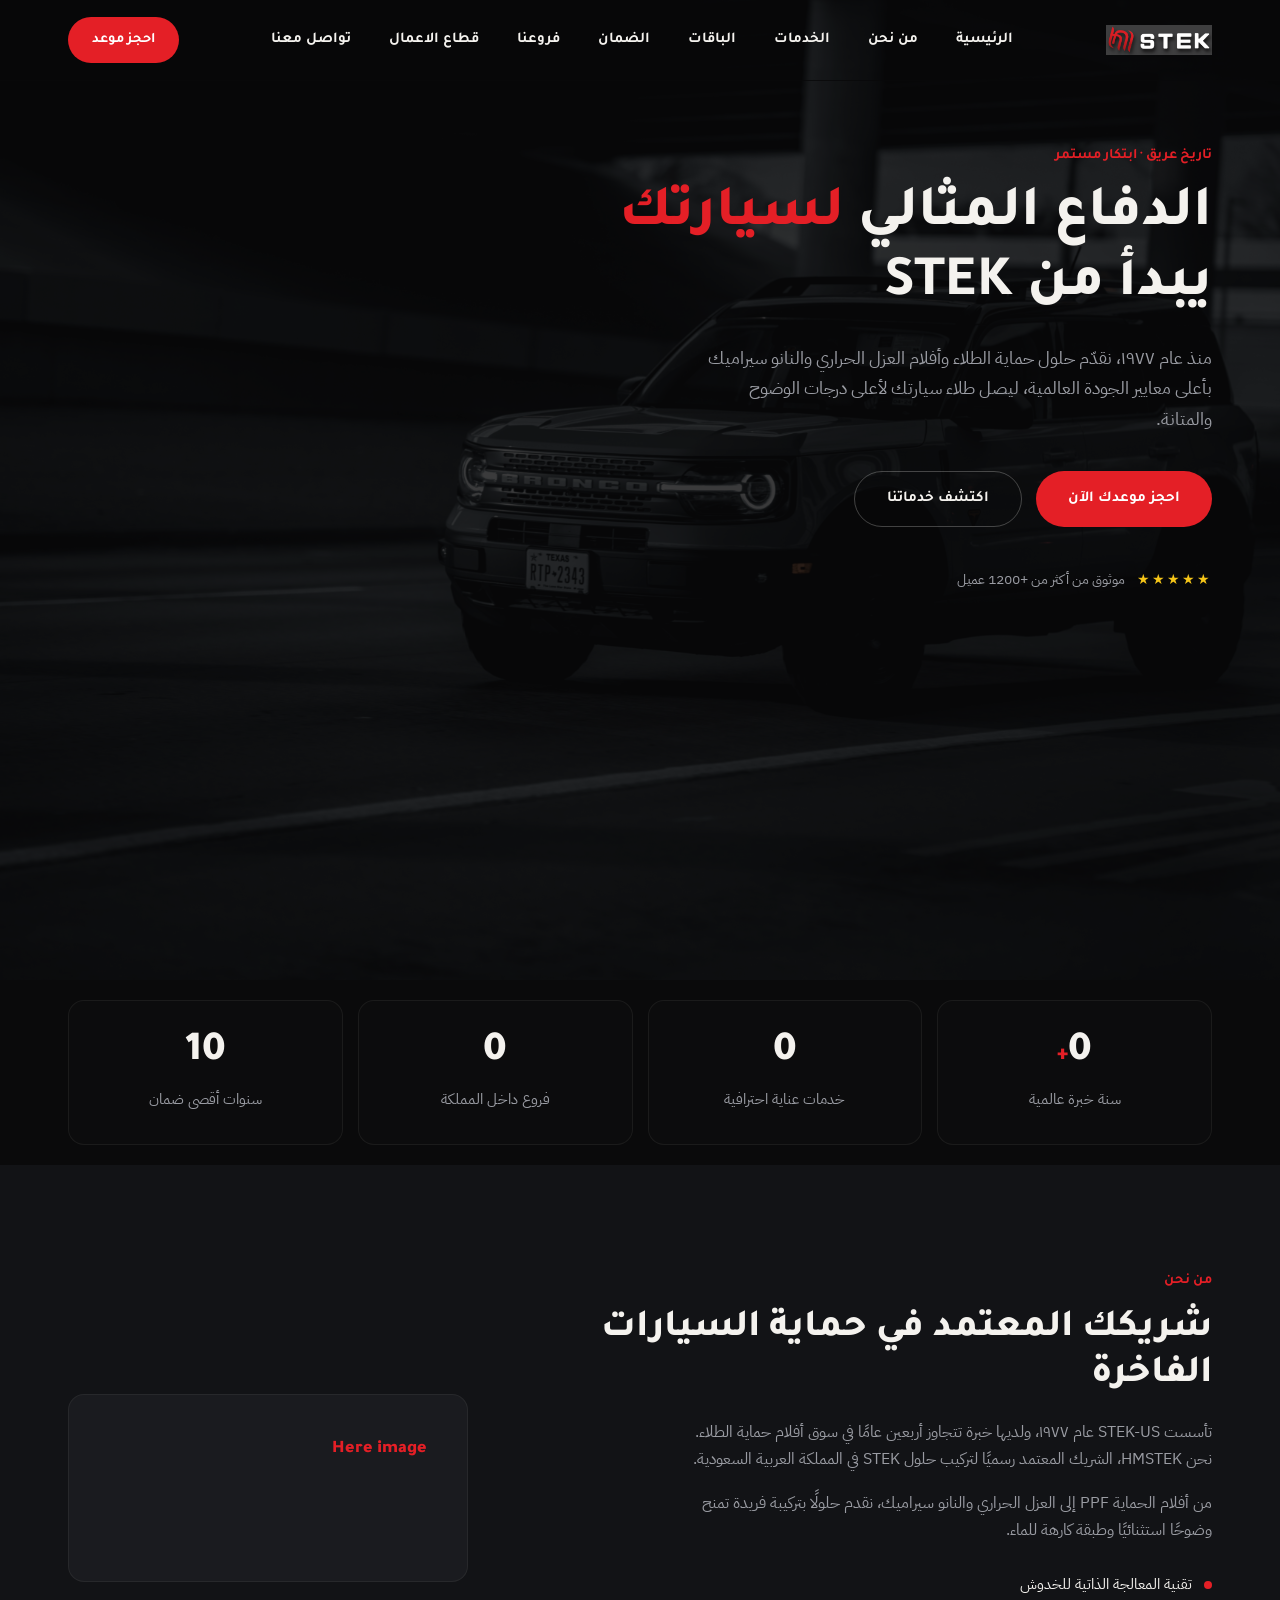
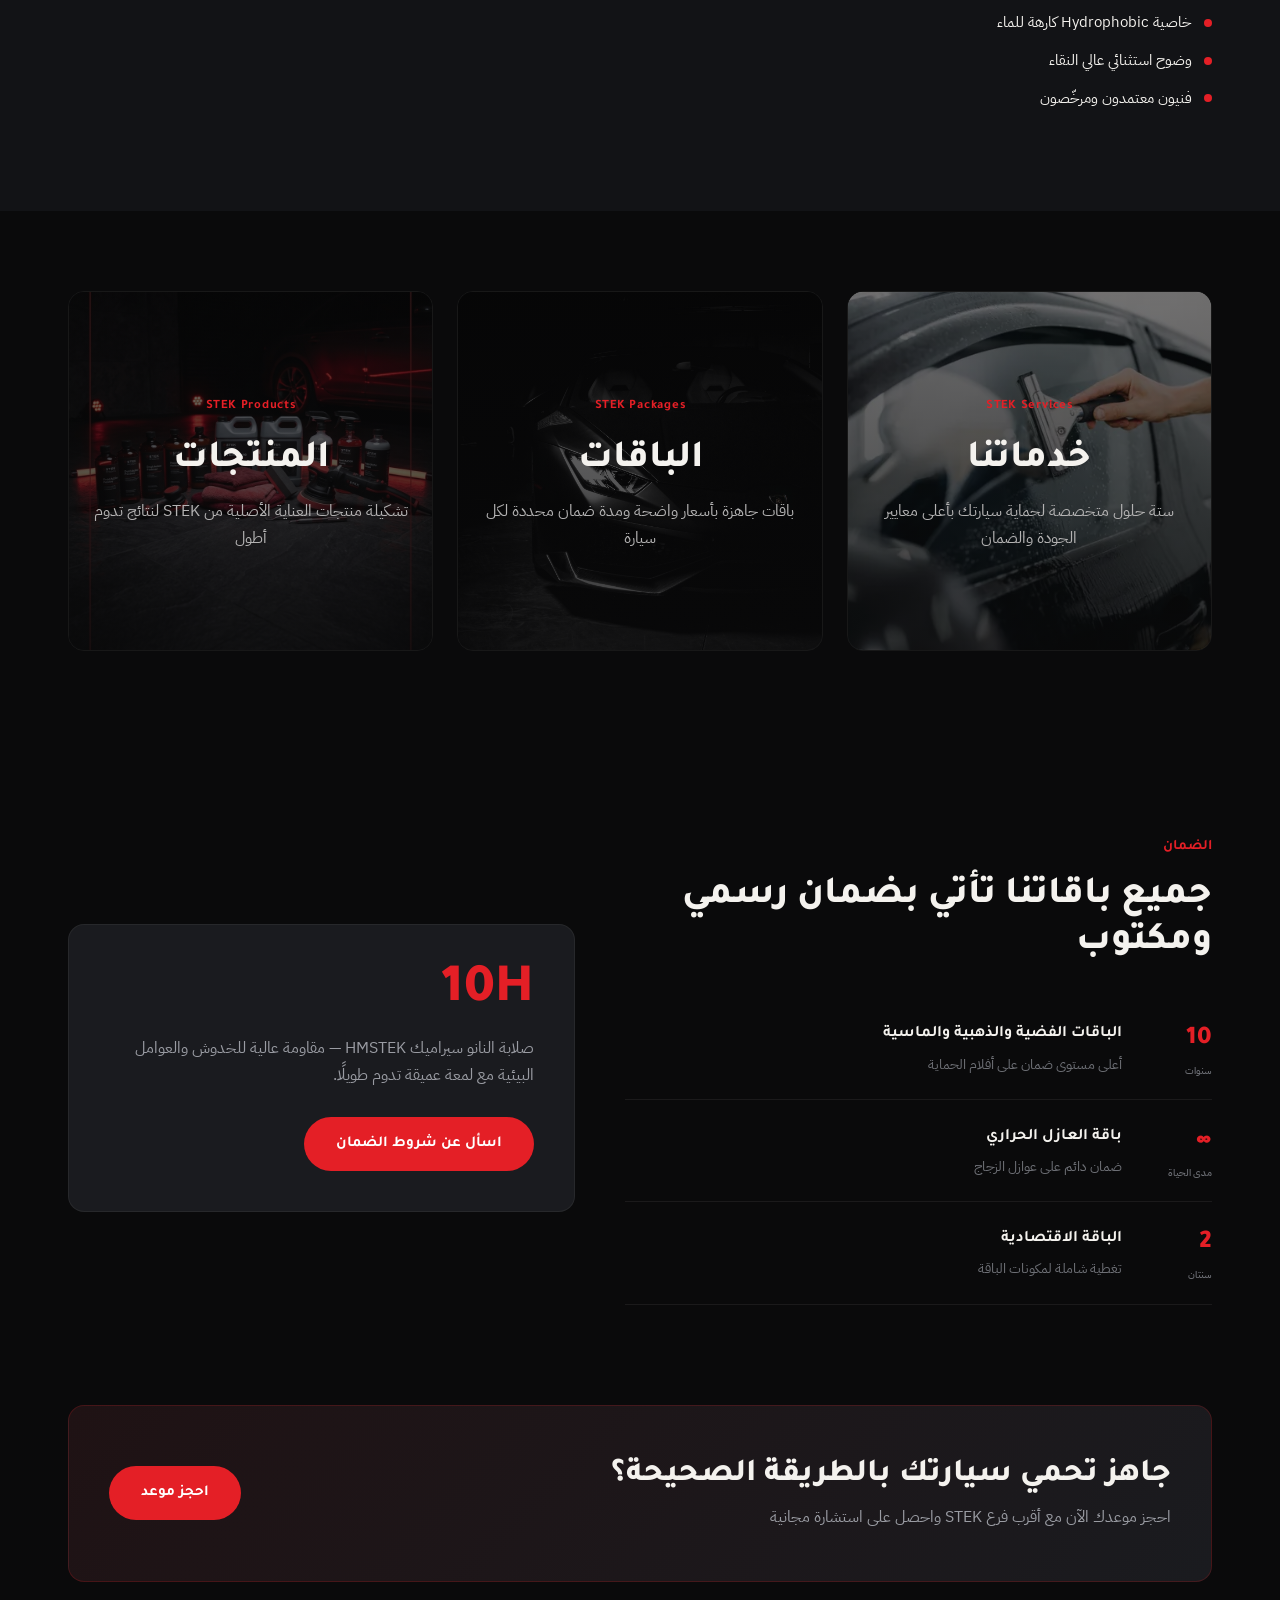
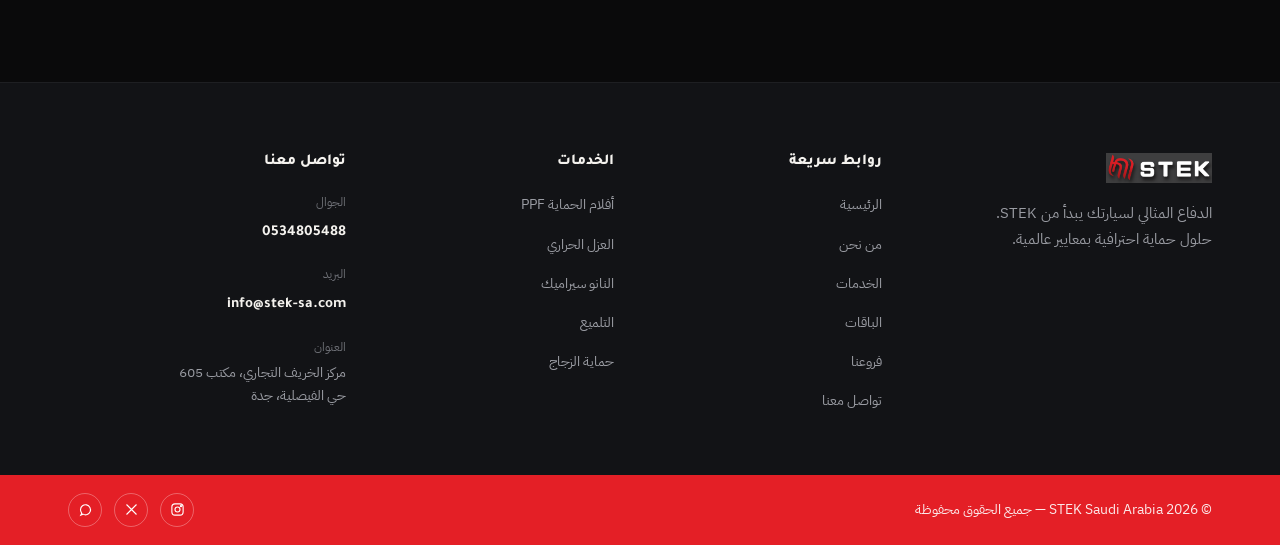
<file: index.html>
<!DOCTYPE html>
<html lang="ar" dir="rtl">

<head>
  <meta charset="UTF-8">
  <meta name="viewport" content="width=device-width, initial-scale=1.0">
  <title>HM STEK</title>
  <meta name="description"
    content="STEK للعناية بالسيارات: أفلام حماية الطلاء PPF، العزل الحراري، التلميع، النانو سيراميك، وحماية الزجاج.">
  <link rel="stylesheet" href="assets/style.css">
  <!-- <link rel="stylesheet" href="assets/style-sub.css"> -->
</head>

<body>

  <!-- ================= NAVBAR ================= -->
  <header class="nav" id="navbar">
    <div class="container">
      <a href="index.html" class="brand">
        <img src="assets/logo.png" alt="STEK">
      </a>

      <nav>
        <ul class="nav-links" id="navLinks">
          <li><a href="index.html">الرئيسية</a></li>
          <li><a href="#about">من نحن</a></li>
          <li><a href="services.html">الخدمات</a></li>
          <li><a href="packages.html">الباقات</a></li>
          <li><a href="#warranty">الضمان</a></li>
          <li><a href="branches.html">فروعنا</a></li>
          <li><a href="franchise.html">قطاع الاعمال</a></li>
          <li><a href="contact.html">تواصل معنا</a></li>
        </ul>
      </nav>

      <div class="nav-cta">
        <a href="contact.html?choice=booking" class="btn btn-primary">احجز موعد</a>
      </div>

      <button class="nav-burger" id="navBurger" aria-label="القائمة">
        <span></span><span></span><span></span>
      </button>
    </div>
  </header>

  <!-- ================= HERO ================= -->
  <section class="hero">
    <div class="overlay">
      <div class="container">
        <div class="hero-content">
          <div class="eyebrow">تاريخ عريق · ابتكار مستمر</div>
          <h1>الدفاع المثالي <span>لسيارتك</span> يبدأ من STEK</h1>
          <p>منذ عام ١٩٧٧، نقدّم حلول حماية الطلاء وأفلام العزل الحراري والنانو سيراميك بأعلى معايير الجودة العالمية، ليصل
            طلاء سيارتك لأعلى درجات الوضوح والمتانة.</p>
          <div class="hero-actions">
            <a href="contact.html?choice=booking" class="btn btn-primary">احجز موعدك الآن</a>
            <a href="services.html" class="btn btn-outline">اكتشف خدماتنا</a>
          </div>
          <div class="hero-trust">
            <span class="stars">★★★★★</span>
            <span>موثوق من أكثر من +1200 عميل</span>
          </div>
        </div>
      </div>
    </div>
  </section>

  <!-- ================= STATS ================= -->
  <section class="stats-section">
    <div class="container">
      <div class="stats-grid">
        <div class="stat-card">
          <div class="stat-num" data-count="49">0<span>+</span></div>
          <div class="stat-label">سنة خبرة عالمية</div>
        </div>
        <div class="stat-card">
          <div class="stat-num" data-count="6">0</div>
          <div class="stat-label">خدمات عناية احترافية</div>
        </div>
        <div class="stat-card">
          <div class="stat-num" data-count="8">0</div>
          <div class="stat-label">فروع داخل المملكة</div>
        </div>
        <div class="stat-card">
          <div class="stat-num">10</div>
          <div class="stat-label">سنوات أقصى ضمان</div>
        </div>
      </div>
    </div>
  </section>

  <!-- ================= ABOUT ================= -->
  <section class="section about-section" id="about">
    <div class="container">
      <div class="about-grid">
        <div class="about-text">
          <div class="eyebrow">من نحن</div>
          <h2>شريكك المعتمد في حماية السيارات الفاخرة</h2>
          <p>تأسست STEK-US عام ١٩٧٧، ولديها خبرة تتجاوز أربعين عامًا في سوق أفلام حماية الطلاء. نحن HMSTEK، الشريك
            المعتمد رسميًا لتركيب حلول STEK في المملكة العربية السعودية.</p>
          <p>من أفلام الحماية PPF إلى العزل الحراري والنانو سيراميك، نقدم حلولًا بتركيبة فريدة تمنح وضوحًا استثنائيًا
            وطبقة كارهة للماء.</p>
          <ul class="about-list">
            <li>تقنية المعالجة الذاتية للخدوش</li>
            <li>خاصية Hydrophobic كارهة للماء</li>
            <li>وضوح استثنائي عالي النقاء</li>
            <li>فنيون معتمدون ومرخّصون</li>
          </ul>
        </div>
        <div class="about-card">
          <div class="about-badge">Here image</div>
          <div class="about-info">
            <div>
              <strong></strong>
              <span></span>
            </div>
            <div>
              <strong></strong>
              <span></span>
            </div>
          </div>
        </div>
      </div>
    </div>
  </section>

  <!-- ================= SERVICES ================= -->


  <section class="section cards-section" id="explore">
    <div class="container">
  
      <div class="explore-cards">
  
        <!-- كارد الخدمات -->
        <a href="services.html" class="services-link-card services">
          <div class="card-bg"></div>
          <div class="card-overlay"></div>
          <div class="card-content">
            <span class="card-label">STEK Services</span>
            <h2>خدماتنا</h2>
            <p>ستة حلول متخصصة لحماية سيارتك بأعلى معايير الجودة والضمان</p>
          </div>
          <div class="card-icon">
            <svg viewBox="0 0 24 24" fill="none" stroke="currentColor" stroke-width="2">
              <path d="M7 17L17 7M17 7H9M17 7V15" />
            </svg>
          </div>
        </a>
  
        <!-- كارد الباقات -->
        <a href="packages.html" class="services-link-card packages">
          <div class="card-bg"></div>
          <div class="card-overlay"></div>
          <div class="card-content">
            <span class="card-label">STEK Packages</span>
            <h2>الباقات</h2>
            <p>باقات جاهزة بأسعار واضحة ومدة ضمان محددة لكل سيارة</p>
          </div>
          <div class="card-icon">
            <svg viewBox="0 0 24 24" fill="none" stroke="currentColor" stroke-width="2">
              <path d="M7 17L17 7M17 7H9M17 7V15" />
            </svg>
          </div>
        </a>
  
        <!-- كارد المنتجات -->
        <a href="products.html" class="services-link-card products">
          <div class="card-bg"></div>
          <div class="card-overlay"></div>
          <div class="card-content">
            <span class="card-label">STEK Products</span>
            <h2>المنتجات</h2>
            <p>تشكيلة منتجات العناية الأصلية من STEK لنتائج تدوم أطول</p>
          </div>
          <div class="card-icon">
            <svg viewBox="0 0 24 24" fill="none" stroke="currentColor" stroke-width="2">
              <path d="M7 17L17 7M17 7H9M17 7V15" />
            </svg>
          </div>
        </a>
  
      </div>
  
    </div>
  </section>

  

  
  <!-- ================= WARRANTY ================= -->
  <section class="section warranty-section" id="warranty">
    <div class="container">
      <div class="warranty-grid">
        <div class="warranty-content">
          <div class="eyebrow">الضمان</div>
          <h2>جميع باقاتنا تأتي بضمان رسمي ومكتوب</h2>
          <div class="warranty-list">
            <div class="warranty-item">
              <div class="yrs">10<span>سنوات</span></div>
              <div>
                <b>الباقات الفضية والذهبية والماسية</b>
                <p>أعلى مستوى ضمان على أفلام الحماية</p>
              </div>
            </div>
            <div class="warranty-item">
              <div class="yrs">∞<span>مدى الحياة</span></div>
              <div>
                <b>باقة العازل الحراري</b>
                <p>ضمان دائم على عوازل الزجاج</p>
              </div>
            </div>
            <div class="warranty-item">
              <div class="yrs">2<span>سنتان</span></div>
              <div>
                <b>الباقة الاقتصادية</b>
                <p>تغطية شاملة لمكونات الباقة</p>
              </div>
            </div>
          </div>
        </div>
        <div class="warranty-panel">
          <div class="big-num">10H</div>
          <p>صلابة النانو سيراميك HMSTEK — مقاومة عالية للخدوش والعوامل البيئية مع لمعة عميقة تدوم طويلًا.</p>
          <a href="contact.html" class="btn btn-primary">اسأل عن شروط الضمان</a>
        </div>
      </div>
    </div>
  </section>

  <!-- ================= CTA ================= -->
  <section class="cta-section">
    <div class="container">
      <div class="cta-box">
        <div>
          <h2>جاهز تحمي سيارتك بالطريقة الصحيحة؟</h2>
          <p>احجز موعدك الآن مع أقرب فرع STEK واحصل على استشارة مجانية</p>
        </div>
        <a href="contact.html?choice=booking" class="btn btn-primary">احجز موعد</a>
      </div>
    </div>
  </section>

  <!-- ================= FOOTER ================= -->
  <footer class="site-footer">
    <div class="footer-main">
      <div class="container">
        <div class="footer-brand-col">
          <a href="index.html" class="footer-logo">
            <img src="assets/logo.png" alt="STEK">
          </a>
          <p>الدفاع المثالي لسيارتك يبدأ من STEK.<br>حلول حماية احترافية بمعايير عالمية.</p>
        </div>

        <div class="footer-links-col">
          <h4>روابط سريعة</h4>
          <ul>
            <li><a href="index.html">الرئيسية</a></li>
            <li><a href="#about">من نحن</a></li>
            <li><a href="#services">الخدمات</a></li>
            <li><a href="#packages">الباقات</a></li>
            <li><a href="branches.html">فروعنا</a></li>
            <li><a href="contact.html">تواصل معنا</a></li>
          </ul>
        </div>

        <div class="footer-links-col">
          <h4>الخدمات</h4>
          <ul>
            <li><a href="#services">أفلام الحماية PPF</a></li>
            <li><a href="#services">العزل الحراري</a></li>
            <li><a href="#services">النانو سيراميك</a></li>
            <li><a href="#services">التلميع</a></li>
            <li><a href="#services">حماية الزجاج</a></li>
          </ul>
        </div>

        <div class="footer-contact-col">
          <h4>تواصل معنا</h4>
          <ul>
            <li>
              <span class="label">الجوال</span>
              <a href="tel:0534805488">0534805488</a>
            </li>
            <li>
              <span class="label">البريد</span>
              <a href="mailto:info@stek-sa.com">info@stek-sa.com</a>
            </li>
            <li>
              <span class="label">العنوان</span>
              <p>مركز الخريف التجاري، مكتب 605<br>حي الفيصلية، جدة</p>
            </li>
          </ul>
        </div>
      </div>
    </div>

    <div class="footer-bottom">
      <div class="container">
        <p>© 2026 STEK Saudi Arabia — جميع الحقوق محفوظة</p>
        <div class="footer-social">
          <a href="#" aria-label="Instagram"><svg viewBox="0 0 24 24" fill="none" stroke="currentColor"
              stroke-width="1.8">
              <rect x="3" y="3" width="18" height="18" rx="5" />
              <circle cx="12" cy="12" r="4" />
              <circle cx="17.5" cy="6.5" r="1" />
            </svg></a>
          <a href="#" aria-label="X"><svg viewBox="0 0 24 24" fill="none" stroke="currentColor" stroke-width="1.8">
              <path d="M4 4l16 16M20 4 4 20" />
            </svg></a>
          <a href="#" aria-label="WhatsApp"><svg viewBox="0 0 24 24" fill="none" stroke="currentColor"
              stroke-width="1.8">
              <path d="M6 18l-1.5 3L8 19.4A8 8 0 1 0 4 12c0 1.5.4 2.9 1 4Z" />
            </svg></a>
        </div>
      </div>
    </div>
  </footer>

  <script src="assets/script.js"></script>
</body>

</html>
</file>
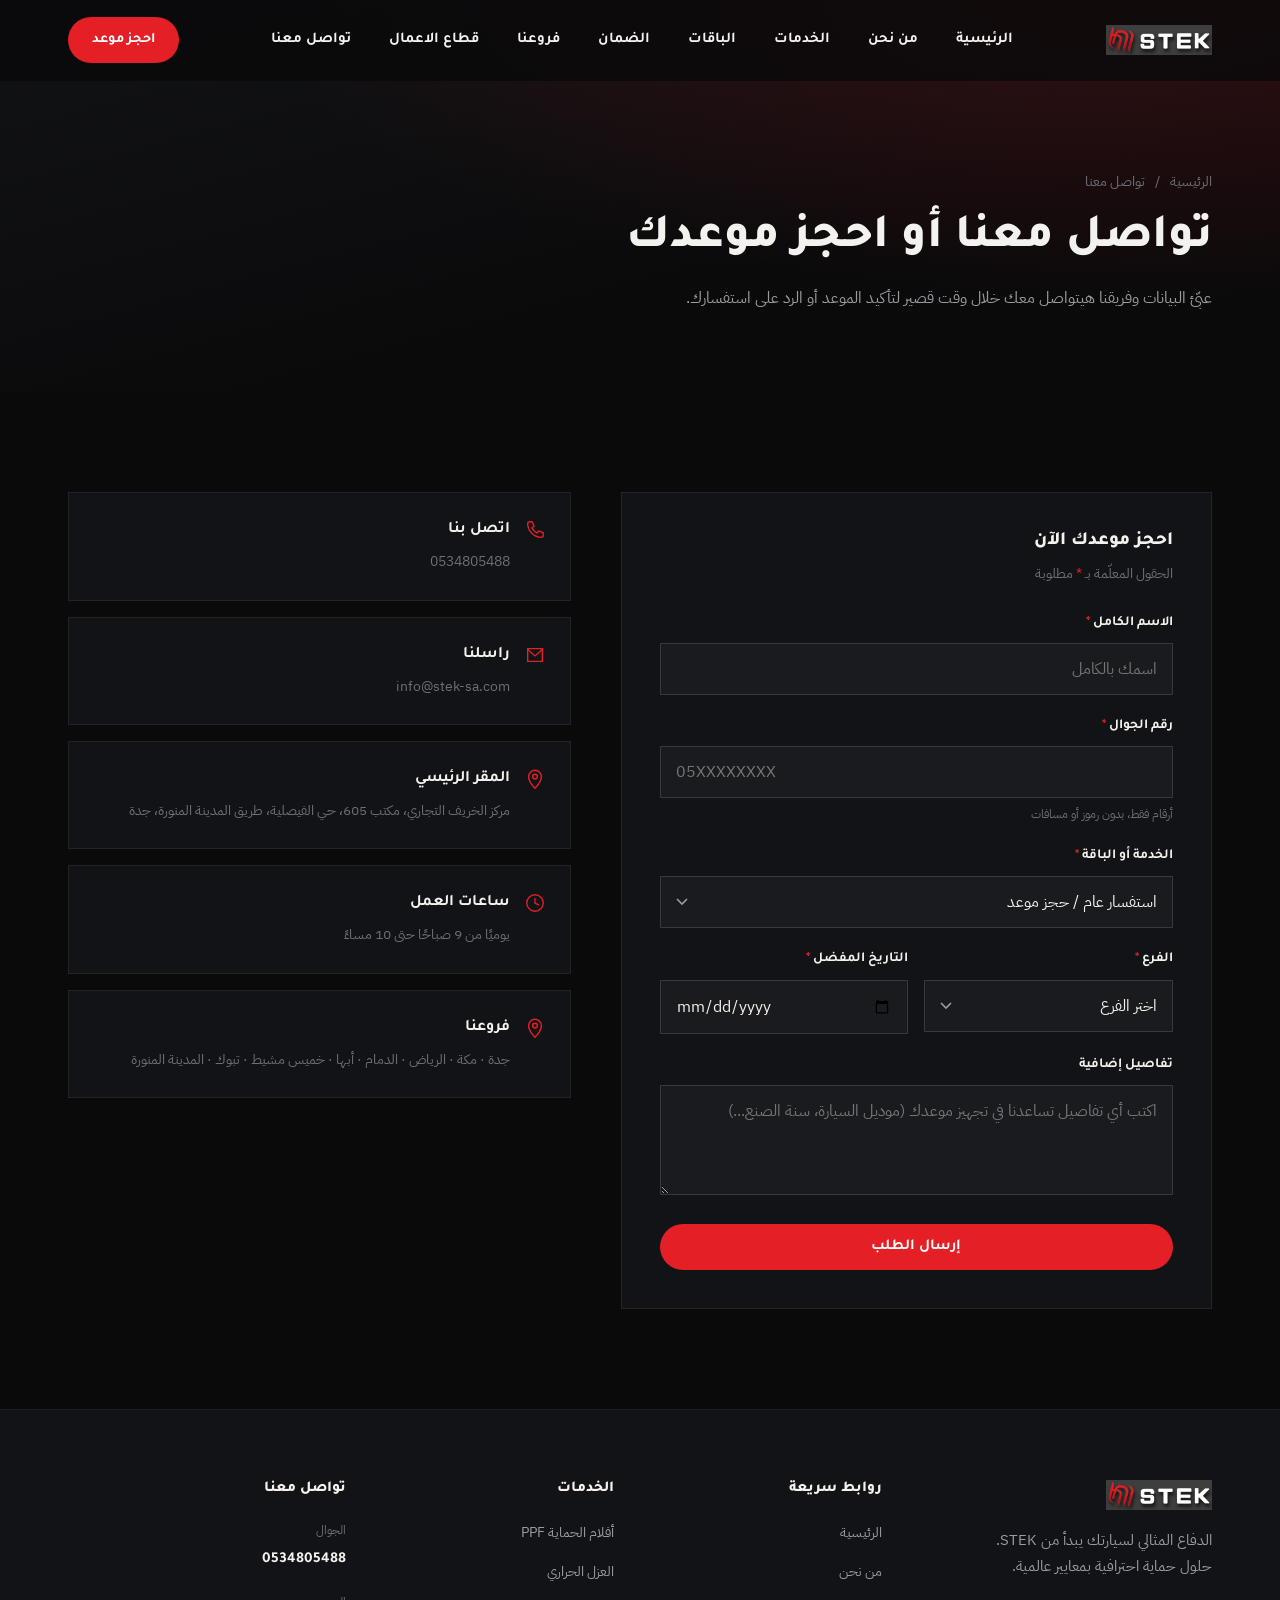
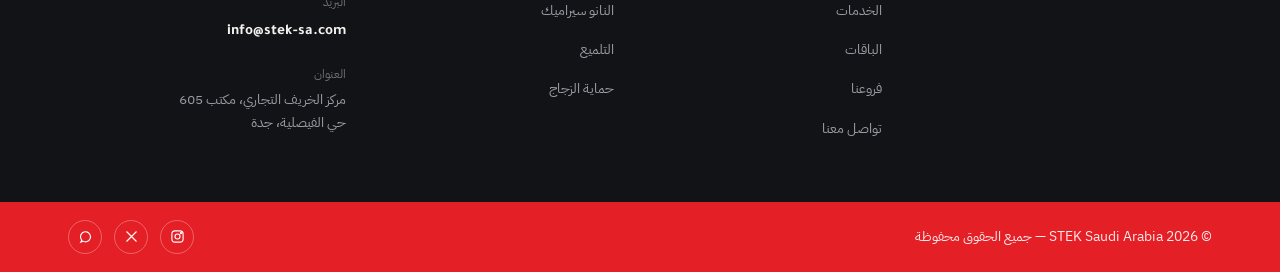
<file: contact.html>
<!DOCTYPE html>
<html lang="ar" dir="rtl">
<head>
<meta charset="UTF-8">
<meta name="viewport" content="width=device-width, initial-scale=1.0">
  <title>HM STEK</title>
<meta name="description" content="تواصل مع STEK أو احجز موعد تركيب أفلام الحماية، العزل الحراري، التلميع أو النانو سيراميك في أقرب فرع لك.">
<link rel="stylesheet" href="assets/style-sub.css">
<link rel="stylesheet" href="assets/style.css">
</head>
<body>

<svg style="display:none" aria-hidden="true">
  <symbol id="ic-pin" viewBox="0 0 24 24"><path d="M12 22s7-7.2 7-12.5A7 7 0 0 0 5 9.5C5 14.8 12 22 12 22Z" stroke="currentColor" stroke-width="1.6" fill="none"/><circle cx="12" cy="9.3" r="2.6" stroke="currentColor" stroke-width="1.6" fill="none"/></symbol>
  <symbol id="ic-phone" viewBox="0 0 24 24"><path d="M6 3h3l2 5-2.4 1.6a12 12 0 0 0 5.8 5.8L16 13l5 2v3a2 2 0 0 1-2 2C10.7 20 4 13.3 4 5a2 2 0 0 1 2-2Z" stroke="currentColor" stroke-width="1.5" fill="none" stroke-linejoin="round"/></symbol>
  <symbol id="ic-mail" viewBox="0 0 24 24"><path d="M4 5h16v14H4V5Z" stroke="currentColor" stroke-width="1.5" fill="none"/><path d="m4 6 8 7 8-7" stroke="currentColor" stroke-width="1.5" fill="none" stroke-linecap="round"/></symbol>
  <symbol id="ic-clock" viewBox="0 0 24 24"><circle cx="12" cy="12" r="9" stroke="currentColor" stroke-width="1.5" fill="none"/><path d="M12 7v5l4 2" stroke="currentColor" stroke-width="1.5" fill="none" stroke-linecap="round"/></symbol>
</svg>

<header class="nav" id="navbar">
  <div class="container">
    <a href="index.html" class="brand">
      <img src="assets/logo.png" alt="STEK">
    </a>

    <nav>
      <ul class="nav-links" id="navLinks">
        <li><a href="index.html">الرئيسية</a></li>
        <li><a href="#about">من نحن</a></li>
        <li><a href="services.html">الخدمات</a></li>
        <li><a href="packages.html">الباقات</a></li>
        <li><a href="#warranty">الضمان</a></li>
        <li><a href="branches.html">فروعنا</a></li>
        <li><a href="franchise.html">قطاع الاعمال</a></li>
        <li><a href="contact.html">تواصل معنا</a></li>
      </ul>
    </nav>

    <div class="nav-cta">
      <a href="contact.html?choice=booking" class="btn btn-primary">احجز موعد</a>
    </div>

    <button class="nav-burger" id="navBurger" aria-label="القائمة">
      <span></span><span></span><span></span>
    </button>
  </div>
</header>

<section class="page-hero">
  <div class="container">
    <div class="breadcrumb"><a href="index.html">الرئيسية</a><span>/</span><span>تواصل معنا</span></div>
    <h1>تواصل معنا أو احجز موعدك</h1>
    <p>عبّئ البيانات وفريقنا هيتواصل معك خلال وقت قصير لتأكيد الموعد أو الرد على استفسارك.</p>
  </div>
</section>

<section class="section contact-body">
  <div class="container">

    <div class="form-card reveal">
      <h3>احجز موعدك الآن</h3>
      <p>الحقول المعلّمة بـ <span style="color:var(--red)">*</span> مطلوبة</p>

      <form data-validate action="https://formsubmit.co/info@stek-sa.com" method="POST">
        <input type="hidden" name="_subject" value="طلب تواصل / حجز موعد جديد من موقع STEK">
        <input type="hidden" name="_template" value="table">
        <input type="hidden" name="_captcha" value="false">

        <div class="field" data-required>
          <label>الاسم الكامل <span class="req">*</span></label>
          <input type="text" name="الاسم" placeholder="اسمك بالكامل">
          <div class="error"></div>
        </div>

        <div class="field" data-required>
          <label>رقم الجوال <span class="req">*</span></label>
          <input type="tel" name="رقم الجوال" data-phone inputmode="numeric" placeholder="05XXXXXXXX">
          <div class="hint">أرقام فقط، بدون رموز أو مسافات</div>
          <div class="error"></div>
        </div>

        <div class="field" data-required>
          <label>الخدمة أو الباقة <span class="req">*</span></label>
          <select name="الخدمة / الباقة" id="choiceSelect" class="styled">
            <option value="booking">استفسار عام / حجز موعد</option>
            <optgroup label="الخدمات">
              <option value="srv-ppf">أفلام الحماية PPF</option>
              <option value="srv-insulation">أفلام العزل الحراري</option>
              <option value="srv-polish">التلميع</option>
              <option value="srv-ceramic">النانو سيراميك</option>
              <option value="srv-glass">حماية الزجاج</option>
              <option value="srv-products">منتجات العناية</option>
            </optgroup>
            <optgroup label="الباقات">
              <option value="pkg-insulation">باقة العازل الحراري</option>
              <option value="pkg-economy">الباقة الاقتصادية</option>
              <option value="pkg-silver">الباقة الفضية</option>
              <option value="pkg-gold">الباقة الذهبية</option>
              <option value="pkg-diamond">الباقة الماسية</option>
              <option value="pkg-color">باقة الحماية الملوّنة</option>
            </optgroup>
          </select>
          <div class="error"></div>
        </div>

        <div class="field-row">
          <div class="field" data-required>
            <label>الفرع <span class="req">*</span></label>
            <select name="الفرع" class="styled">
              <option value="">اختر الفرع</option>
              <option>جدة</option>
              <option>مكة المكرمة</option>
              <option>الرياض</option>
              <option>الدمام</option>
              <option>أبها</option>
              <option>خميس مشيط</option>
              <option>تبوك</option>
              <option>المدينة المنورة</option>
            </select>
            <div class="error"></div>
          </div>
          <div class="field" data-required>
            <label>التاريخ المفضل <span class="req">*</span></label>
            <input type="date" name="التاريخ المفضل">
            <div class="error"></div>
          </div>
        </div>

        <div class="field">
          <label>تفاصيل إضافية</label>
          <textarea name="ملاحظات" placeholder="اكتب أي تفاصيل تساعدنا في تجهيز موعدك (موديل السيارة، سنة الصنع...)"></textarea>
        </div>

        <button type="submit" class="btn btn-primary btn-block">إرسال الطلب</button>
        <div class="form-status"></div>
      </form>
    </div>

    <div class="contact-side reveal">
      <div class="side-card"><svg><use href="#ic-phone"/></svg><div><b>اتصل بنا</b><span>0534805488</span></div></div>
      <div class="side-card"><svg><use href="#ic-mail"/></svg><div><b>راسلنا</b><span>info@stek-sa.com</span></div></div>
      <div class="side-card"><svg><use href="#ic-pin"/></svg><div><b>المقر الرئيسي</b><span>مركز الخريف التجاري، مكتب 605، حي الفيصلية، طريق المدينة المنورة، جدة</span></div></div>
      <div class="side-card"><svg><use href="#ic-clock"/></svg><div><b>ساعات العمل</b><span>يوميًا من 9 صباحًا حتى 10 مساءً</span></div></div>
      <div class="side-card"><svg><use href="#ic-pin"/></svg><div><b>فروعنا</b><span>جدة · مكة · الرياض · الدمام · أبها · خميس مشيط · تبوك · المدينة المنورة</span></div></div>
    </div>

  </div>
</section>

<footer class="site-footer">
  <div class="footer-main">
    <div class="container">
      <div class="footer-brand-col">
        <a href="index.html" class="footer-logo">
          <img src="assets/logo.png" alt="STEK">
        </a>
        <p>الدفاع المثالي لسيارتك يبدأ من STEK.<br>حلول حماية احترافية بمعايير عالمية.</p>
      </div>

      <div class="footer-links-col">
        <h4>روابط سريعة</h4>
        <ul>
          <li><a href="index.html">الرئيسية</a></li>
          <li><a href="#about">من نحن</a></li>
          <li><a href="#services">الخدمات</a></li>
          <li><a href="#packages">الباقات</a></li>
          <li><a href="branches.html">فروعنا</a></li>
          <li><a href="contact.html">تواصل معنا</a></li>
        </ul>
      </div>

      <div class="footer-links-col">
        <h4>الخدمات</h4>
        <ul>
          <li><a href="#services">أفلام الحماية PPF</a></li>
          <li><a href="#services">العزل الحراري</a></li>
          <li><a href="#services">النانو سيراميك</a></li>
          <li><a href="#services">التلميع</a></li>
          <li><a href="#services">حماية الزجاج</a></li>
        </ul>
      </div>

      <div class="footer-contact-col">
        <h4>تواصل معنا</h4>
        <ul>
          <li>
            <span class="label">الجوال</span>
            <a href="tel:0534805488">0534805488</a>
          </li>
          <li>
            <span class="label">البريد</span>
            <a href="mailto:info@stek-sa.com">info@stek-sa.com</a>
          </li>
          <li>
            <span class="label">العنوان</span>
            <p>مركز الخريف التجاري، مكتب 605<br>حي الفيصلية، جدة</p>
          </li>
        </ul>
      </div>
    </div>
  </div>

  <div class="footer-bottom">
    <div class="container">
      <p>© 2026 STEK Saudi Arabia — جميع الحقوق محفوظة</p>
      <div class="footer-social">
        <a href="#" aria-label="Instagram"><svg viewBox="0 0 24 24" fill="none" stroke="currentColor"
            stroke-width="1.8">
            <rect x="3" y="3" width="18" height="18" rx="5" />
            <circle cx="12" cy="12" r="4" />
            <circle cx="17.5" cy="6.5" r="1" />
          </svg></a>
        <a href="#" aria-label="X"><svg viewBox="0 0 24 24" fill="none" stroke="currentColor" stroke-width="1.8">
            <path d="M4 4l16 16M20 4 4 20" />
          </svg></a>
        <a href="#" aria-label="WhatsApp"><svg viewBox="0 0 24 24" fill="none" stroke="currentColor" stroke-width="1.8">
            <path d="M6 18l-1.5 3L8 19.4A8 8 0 1 0 4 12c0 1.5.4 2.9 1 4Z" />
          </svg></a>
      </div>
    </div>
  </div>
</footer>

<script src="assets/script.js"></script>
</body>
</html>
</file>
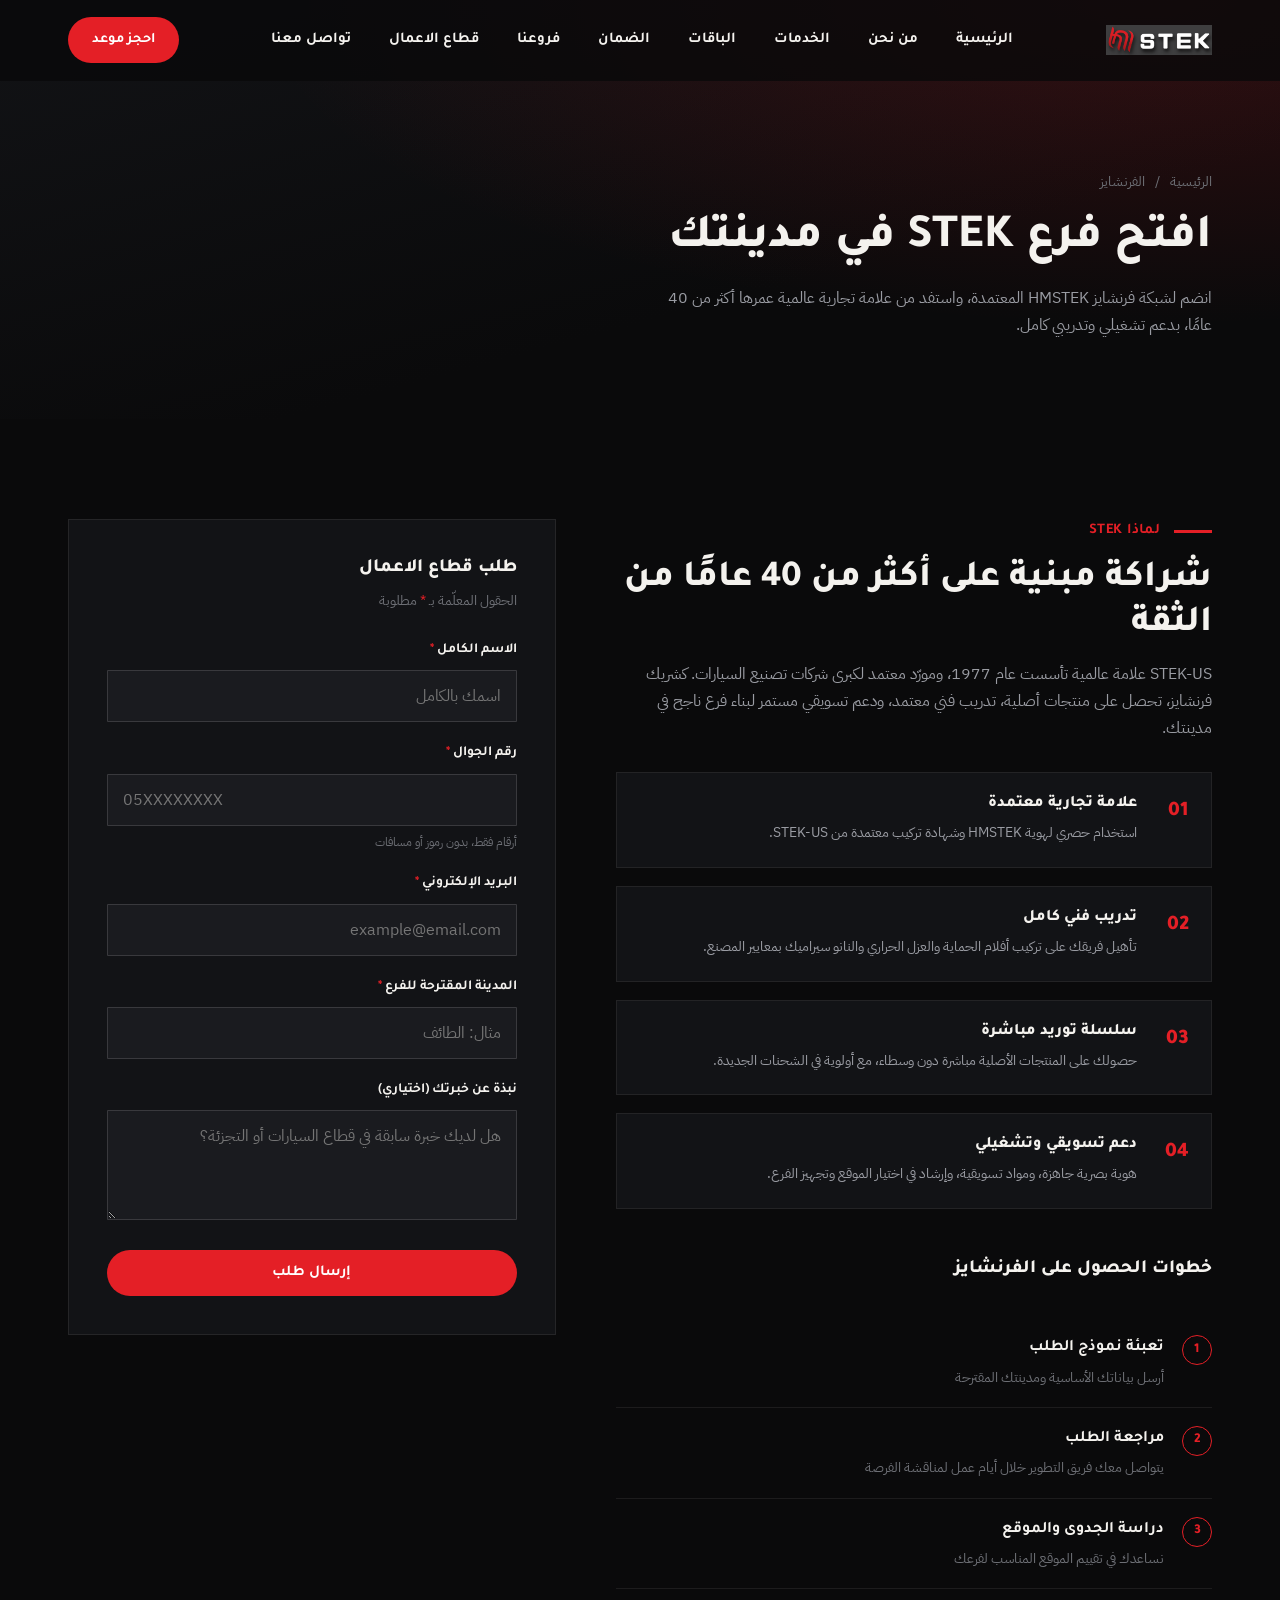
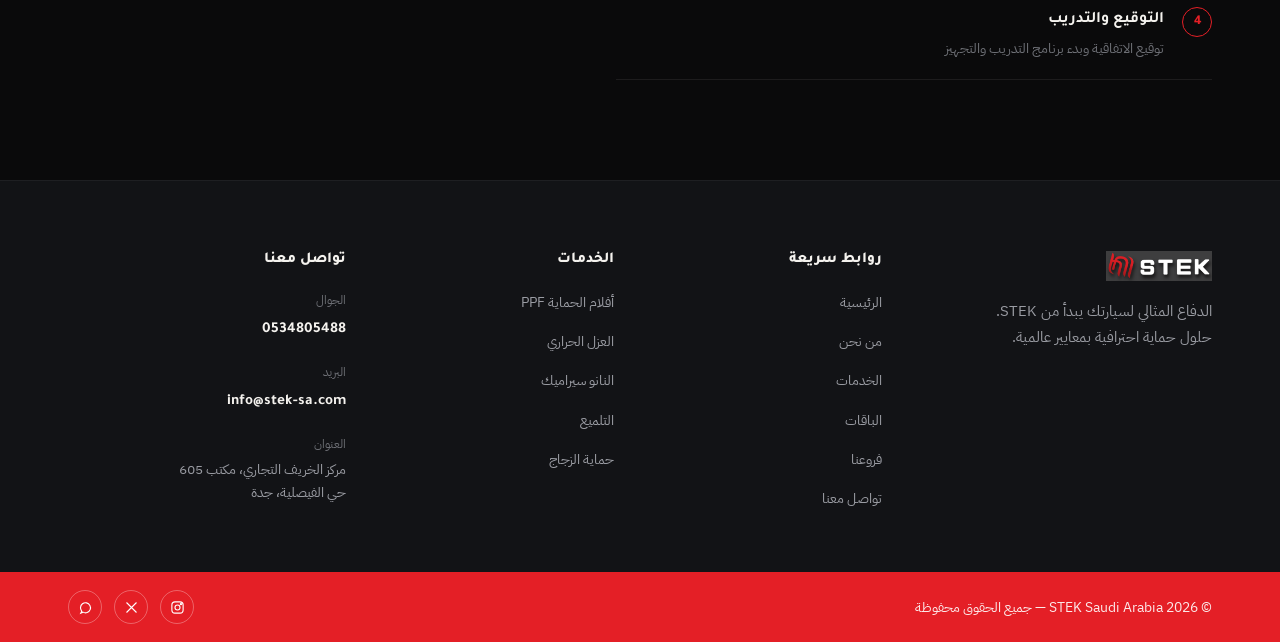
<file: franchise.html>
<!DOCTYPE html>
<html lang="ar" dir="rtl">
<head>
<meta charset="UTF-8">
<meta name="viewport" content="width=device-width, initial-scale=1.0">
  <title>HM STEK</title>
<meta name="description" content="انضم إلى شبكة فرنشايز STEK للعناية بالسيارات، واحصل على شراكة حصرية مدعومة بأكثر من 40 عامًا من الخبرة العالمية.">
<link rel="stylesheet" href="assets/style-sub.css">
<link rel="stylesheet" href="assets/style.css">

</head>
<body>

<svg style="display:none" aria-hidden="true">
  <symbol id="ic-check" viewBox="0 0 20 20"><path d="M4 10.5 8 15l8-10" stroke="currentColor" stroke-width="2" fill="none" stroke-linecap="round" stroke-linejoin="round"/></symbol>
</svg>

<header class="nav" id="navbar">
  <div class="container">
    <a href="index.html" class="brand">
      <img src="assets/logo.png" alt="STEK">
    </a>

    <nav>
      <ul class="nav-links" id="navLinks">
        <li><a href="index.html">الرئيسية</a></li>
        <li><a href="#about">من نحن</a></li>
        <li><a href="services.html">الخدمات</a></li>
        <li><a href="franchise.html">الباقات</a></li>
        <li><a href="#warranty">الضمان</a></li>
        <li><a href="branches.html">فروعنا</a></li>
        <li><a href="franchise.html">قطاع الاعمال</a></li>
        <li><a href="contact.html">تواصل معنا</a></li>
      </ul>
    </nav>

    <div class="nav-cta">
      <a href="contact.html?choice=booking" class="btn btn-primary">احجز موعد</a>
    </div>

    <button class="nav-burger" id="navBurger" aria-label="القائمة">
      <span></span><span></span><span></span>
    </button>
  </div>
</header>

<section class="page-hero">
  <div class="container">
    <div class="breadcrumb"><a href="index.html">الرئيسية</a><span>/</span><span>الفرنشايز</span></div>
    <h1>افتح فرع STEK في مدينتك</h1>
    <p>انضم لشبكة فرنشايز HMSTEK المعتمدة، واستفد من علامة تجارية عالمية عمرها أكثر من 40 عامًا، بدعم تشغيلي وتدريبي كامل.</p>
  </div>
</section>

<section class="section franchise-body">
  <div class="container">

    <div class="reveal">
      <div class="eyebrow-line"><span class="bar"></span><span>لماذا STEK</span></div>
      <h2 style="font-size:clamp(1.8rem,3vw,2.3rem)">شراكة مبنية على أكثر من 40 عامًا من الثقة</h2>
      <p style="color:var(--mute);margin-top:14px;max-width:600px">STEK-US علامة عالمية تأسست عام 1977، ومورّد معتمد لكبرى شركات تصنيع السيارات. كشريك فرنشايز، تحصل على منتجات أصلية، تدريب فني معتمد، ودعم تسويقي مستمر لبناء فرع ناجح في مدينتك.</p>

      <div class="franchise-perks">
        <div class="perk"><span class="num">01</span><div><h4>علامة تجارية معتمدة</h4><p>استخدام حصري لهوية HMSTEK وشهادة تركيب معتمدة من STEK-US.</p></div></div>
        <div class="perk"><span class="num">02</span><div><h4>تدريب فني كامل</h4><p>تأهيل فريقك على تركيب أفلام الحماية والعزل الحراري والنانو سيراميك بمعايير المصنع.</p></div></div>
        <div class="perk"><span class="num">03</span><div><h4>سلسلة توريد مباشرة</h4><p>حصولك على المنتجات الأصلية مباشرة دون وسطاء، مع أولوية في الشحنات الجديدة.</p></div></div>
        <div class="perk"><span class="num">04</span><div><h4>دعم تسويقي وتشغيلي</h4><p>هوية بصرية جاهزة، ومواد تسويقية، وإرشاد في اختيار الموقع وتجهيز الفرع.</p></div></div>
      </div>

      <h3 style="font-family:var(--font-head);margin-top:50px;margin-bottom:6px">خطوات الحصول على الفرنشايز</h3>
      <div class="franchise-steps">
        <div class="step-row"><span class="dot">1</span><div><b>تعبئة نموذج الطلب</b><p>أرسل بياناتك الأساسية ومدينتك المقترحة</p></div></div>
        <div class="step-row"><span class="dot">2</span><div><b>مراجعة الطلب</b><p>يتواصل معك فريق التطوير خلال أيام عمل لمناقشة الفرصة</p></div></div>
        <div class="step-row"><span class="dot">3</span><div><b>دراسة الجدوى والموقع</b><p>نساعدك في تقييم الموقع المناسب لفرعك</p></div></div>
        <div class="step-row"><span class="dot">4</span><div><b>التوقيع والتدريب</b><p>توقيع الاتفاقية وبدء برنامج التدريب والتجهيز</p></div></div>
      </div>
    </div>

    <div class="form-card reveal">
      <h3>طلب قطاع الاعمال</h3>
      <p>الحقول المعلّمة بـ <span style="color:var(--red)">*</span> مطلوبة</p>

      <form data-validate action="https://formsubmit.co/info@stek-sa.com" method="POST">
        <input type="hidden" name="_subject" value="طلب فرنشايز جديد من موقع STEK">
        <input type="hidden" name="_template" value="table">
        <input type="hidden" name="_captcha" value="false">

        <div class="field" data-required>
          <label>الاسم الكامل <span class="req">*</span></label>
          <input type="text" name="الاسم" placeholder="اسمك بالكامل">
          <div class="error"></div>
        </div>

        <div class="field" data-required>
          <label>رقم الجوال <span class="req">*</span></label>
          <input type="tel" name="رقم الجوال" data-phone inputmode="numeric" placeholder="05XXXXXXXX">
          <div class="hint">أرقام فقط، بدون رموز أو مسافات</div>
          <div class="error"></div>
        </div>

        <div class="field" data-required>
          <label>البريد الإلكتروني <span class="req">*</span></label>
          <input type="email" name="البريد الإلكتروني" placeholder="example@email.com">
          <div class="error"></div>
        </div>

        <div class="field" data-required>
          <label>المدينة المقترحة للفرع <span class="req">*</span></label>
          <input type="text" name="المدينة" placeholder="مثال: الطائف">
          <div class="error"></div>
        </div>

        <div class="field">
          <label>نبذة عن خبرتك (اختياري)</label>
          <textarea name="نبذة" placeholder="هل لديك خبرة سابقة في قطاع السيارات أو التجزئة؟"></textarea>
        </div>

        <button type="submit" class="btn btn-primary btn-block">إرسال طلب</button>
        <div class="form-status"></div>
      </form>
    </div>

  </div>
</section>

<footer class="site-footer">
  <div class="footer-main">
    <div class="container">
      <div class="footer-brand-col">
        <a href="index.html" class="footer-logo">
          <img src="assets/logo.png" alt="STEK">
        </a>
        <p>الدفاع المثالي لسيارتك يبدأ من STEK.<br>حلول حماية احترافية بمعايير عالمية.</p>
      </div>

      <div class="footer-links-col">
        <h4>روابط سريعة</h4>
        <ul>
          <li><a href="index.html">الرئيسية</a></li>
          <li><a href="#about">من نحن</a></li>
          <li><a href="#services">الخدمات</a></li>
          <li><a href="#packages">الباقات</a></li>
          <li><a href="branches.html">فروعنا</a></li>
          <li><a href="contact.html">تواصل معنا</a></li>
        </ul>
      </div>

      <div class="footer-links-col">
        <h4>الخدمات</h4>
        <ul>
          <li><a href="#services">أفلام الحماية PPF</a></li>
          <li><a href="#services">العزل الحراري</a></li>
          <li><a href="#services">النانو سيراميك</a></li>
          <li><a href="#services">التلميع</a></li>
          <li><a href="#services">حماية الزجاج</a></li>
        </ul>
      </div>

      <div class="footer-contact-col">
        <h4>تواصل معنا</h4>
        <ul>
          <li>
            <span class="label">الجوال</span>
            <a href="tel:0534805488">0534805488</a>
          </li>
          <li>
            <span class="label">البريد</span>
            <a href="mailto:info@stek-sa.com">info@stek-sa.com</a>
          </li>
          <li>
            <span class="label">العنوان</span>
            <p>مركز الخريف التجاري، مكتب 605<br>حي الفيصلية، جدة</p>
          </li>
        </ul>
      </div>
    </div>
  </div>

  <div class="footer-bottom">
    <div class="container">
      <p>© 2026 STEK Saudi Arabia — جميع الحقوق محفوظة</p>
      <div class="footer-social">
        <a href="#" aria-label="Instagram"><svg viewBox="0 0 24 24" fill="none" stroke="currentColor"
            stroke-width="1.8">
            <rect x="3" y="3" width="18" height="18" rx="5" />
            <circle cx="12" cy="12" r="4" />
            <circle cx="17.5" cy="6.5" r="1" />
          </svg></a>
        <a href="#" aria-label="X"><svg viewBox="0 0 24 24" fill="none" stroke="currentColor" stroke-width="1.8">
            <path d="M4 4l16 16M20 4 4 20" />
          </svg></a>
        <a href="#" aria-label="WhatsApp"><svg viewBox="0 0 24 24" fill="none" stroke="currentColor" stroke-width="1.8">
            <path d="M6 18l-1.5 3L8 19.4A8 8 0 1 0 4 12c0 1.5.4 2.9 1 4Z" />
          </svg></a>
      </div>
    </div>
  </div>
</footer>

<script src="assets/script.js"></script>
</body>
</html>
</file>
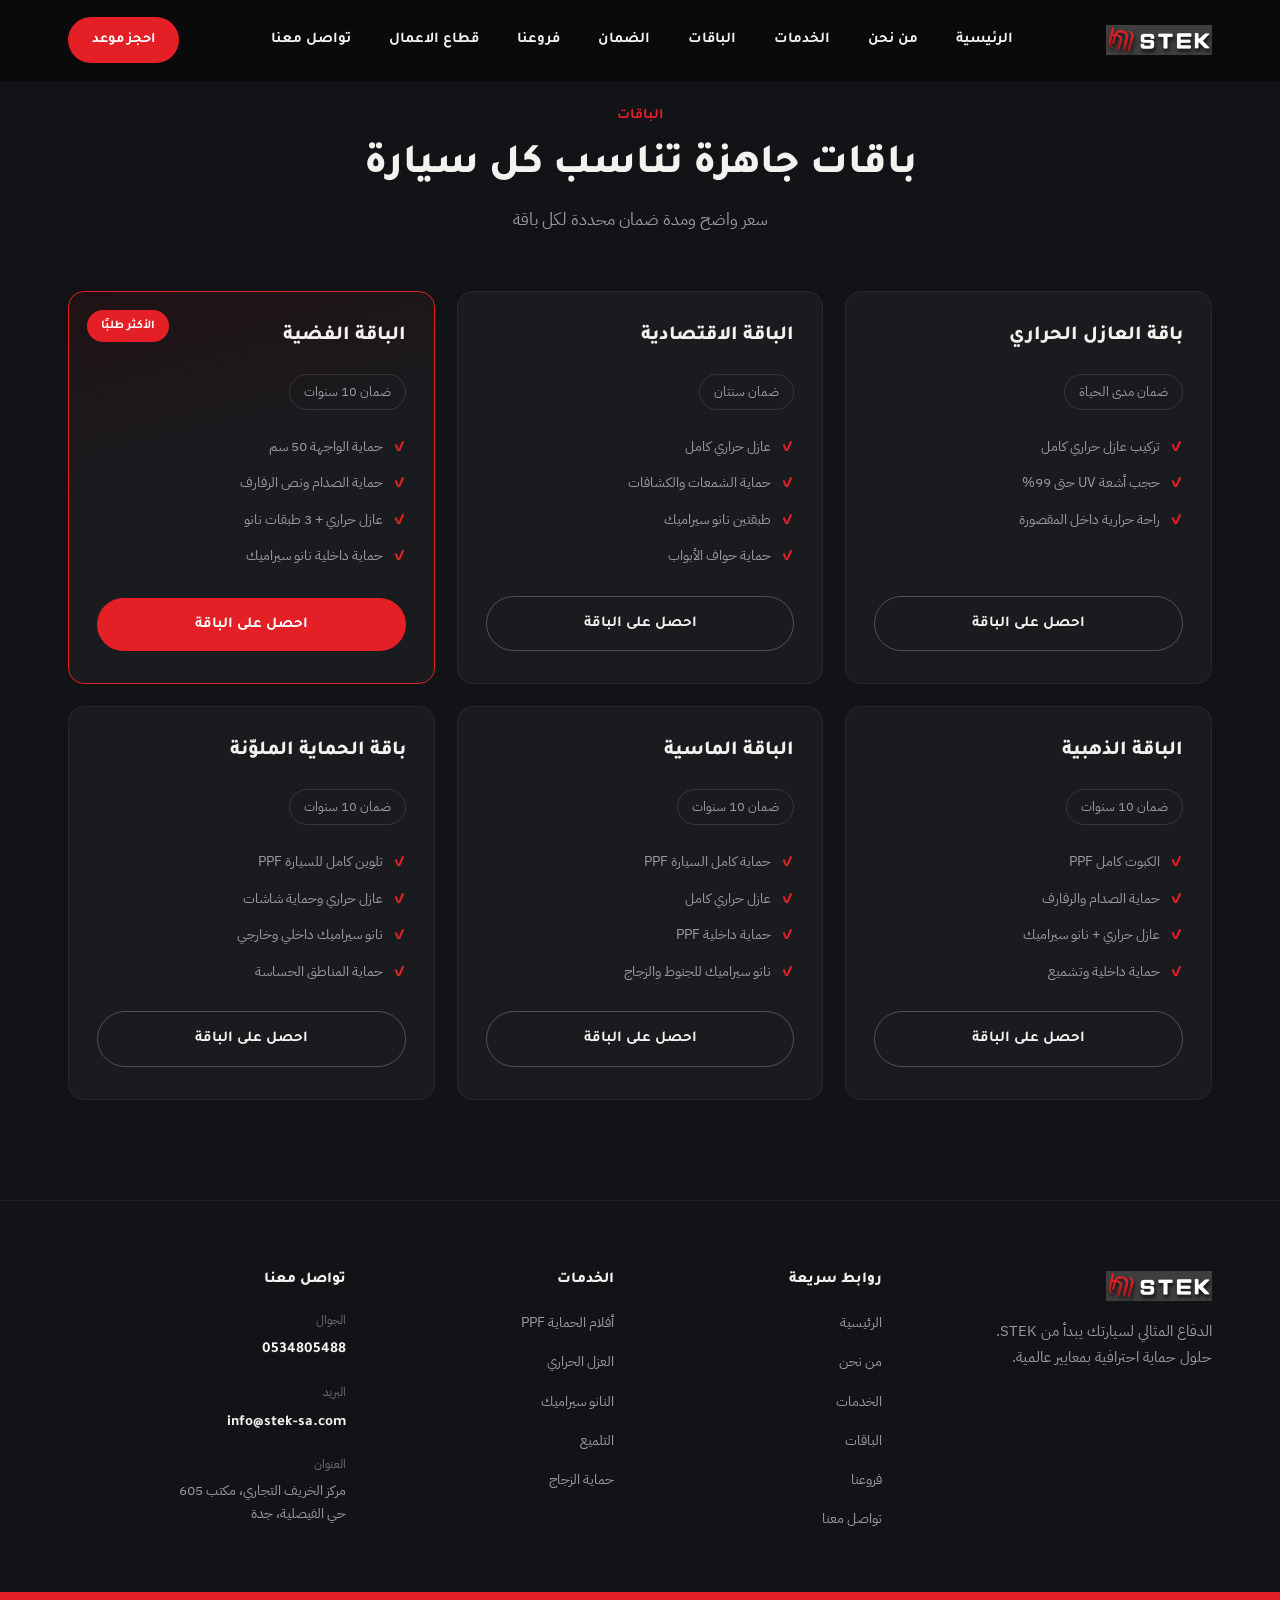
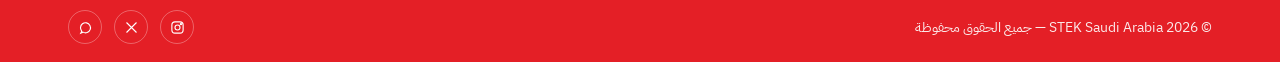
<file: packages.html>
<!DOCTYPE html>
<html lang="ar" dir="rtl">

<head>
    <meta charset="UTF-8">
    <meta name="viewport" content="width=device-width, initial-scale=1.0">
<title>HM STEK</title>
    <meta name="description"
        content="STEK للعناية بالسيارات: أفلام حماية الطلاء PPF، العزل الحراري، التلميع، النانو سيراميك، وحماية الزجاج.">
    <link rel="stylesheet" href="assets/style.css">
</head>

<body>

    <!-- ================= NAVBAR ================= -->
<header class="nav" id="navbar">
    <div class="container">
        <a href="index.html" class="brand">
            <img src="assets/logo.png" alt="STEK">
        </a>

        <nav>
            <ul class="nav-links" id="navLinks">
                <li><a href="index.html">الرئيسية</a></li>
                <li><a href="#about">من نحن</a></li>
                <li><a href="services.html">الخدمات</a></li>
                <li><a href="#packages">الباقات</a></li>
                <li><a href="#warranty">الضمان</a></li>
                <li><a href="branches.html">فروعنا</a></li>
                <li><a href="franchise.html">قطاع الاعمال</a></li>
                <li><a href="contact.html">تواصل معنا</a></li>
            </ul>
        </nav>

        <div class="nav-cta">
            <a href="contact.html?choice=booking" class="btn btn-primary">احجز موعد</a>
        </div>

        <button class="nav-burger" id="navBurger" aria-label="القائمة">
            <span></span><span></span><span></span>
        </button>
    </div>
</header>



    <!-- ================= PACKAGES ================= -->
    <section class="section packages-section" id="packages">
        <div class="container">
            <div class="section-header">
                <div class="eyebrow">الباقات</div>
                <h2>باقات جاهزة تناسب كل سيارة</h2>
                <p>سعر واضح ومدة ضمان محددة لكل باقة</p>
            </div>
    
            <div class="packages-grid">
                <div class="pkg-card">
                    <div class="pkg-head">
                        <h3>باقة العازل الحراري</h3>
                        <!-- <div class="pkg-price"><span>300</span> ريال</div> -->
                        <div class="pkg-warranty">ضمان مدى الحياة</div>
                    </div>
                    <ul class="pkg-feats">
                        <li>تركيب عازل حراري كامل</li>
                        <li>حجب أشعة UV حتى 99%</li>
                        <li>راحة حرارية داخل المقصورة</li>
                    </ul>
                    <a href="contact.html?choice=pkg-insulation" class="btn btn-outline btn-block">احصل على الباقة</a>
                </div>
    
                <div class="pkg-card">
                    <div class="pkg-head">
                        <h3>الباقة الاقتصادية</h3>
                        <!-- <div class="pkg-price"><span>800</span> ريال</div> -->
                        <div class="pkg-warranty">ضمان سنتان</div>
                    </div>
                    <ul class="pkg-feats">
                        <li>عازل حراري كامل</li>
                        <li>حماية الشمعات والكشافات</li>
                        <li>طبقتين نانو سيراميك</li>
                        <li>حماية حواف الأبواب</li>
                    </ul>
                    <a href="contact.html?choice=pkg-economy" class="btn btn-outline btn-block">احصل على الباقة</a>
                </div>
    
                <div class="pkg-card featured">
                    <span class="pkg-ribbon">الأكثر طلبًا</span>
                    <div class="pkg-head">
                        <h3>الباقة الفضية</h3>
                        <!-- <div class="pkg-price"><span>1,100</span> ريال</div> -->
                        <div class="pkg-warranty">ضمان 10 سنوات</div>
                    </div>
                    <ul class="pkg-feats">
                        <li>حماية الواجهة 50 سم</li>
                        <li>حماية الصدام ونص الرفارف</li>
                        <li>عازل حراري + 3 طبقات نانو</li>
                        <li>حماية داخلية نانو سيراميك</li>
                    </ul>
                    <a href="contact.html?choice=pkg-silver" class="btn btn-primary btn-block">احصل على الباقة</a>
                </div>
    
                <div class="pkg-card">
                    <div class="pkg-head">
                        <h3>الباقة الذهبية</h3>
                        <!-- <div class="pkg-price"><span>1,800</span> ريال</div> -->
                        <div class="pkg-warranty">ضمان 10 سنوات</div>
                    </div>
                    <ul class="pkg-feats">
                        <li>الكبوت كامل PPF</li>
                        <li>حماية الصدام والرفارف</li>
                        <li>عازل حراري + نانو سيراميك</li>
                        <li>حماية داخلية وتشميع</li>
                    </ul>
                    <a href="contact.html?choice=pkg-gold" class="btn btn-outline btn-block">احصل على الباقة</a>
                </div>
    
                <div class="pkg-card">
                    <div class="pkg-head">
                        <h3>الباقة الماسية</h3>
                        <!-- <div class="pkg-price"><span>4,500</span> ريال</div> -->
                        <div class="pkg-warranty">ضمان 10 سنوات</div>
                    </div>
                    <ul class="pkg-feats">
                        <li>حماية كامل السيارة PPF</li>
                        <li>عازل حراري كامل</li>
                        <li>حماية داخلية PPF</li>
                        <li>نانو سيراميك للجنوط والزجاج</li>
                    </ul>
                    <a href="contact.html?choice=pkg-diamond" class="btn btn-outline btn-block">احصل على الباقة</a>
                </div>
    
                <div class="pkg-card">
                    <div class="pkg-head">
                        <h3>باقة الحماية الملوّنة</h3>
                        <!-- <div class="pkg-price"><span>5,500</span> ريال</div> -->
                        <div class="pkg-warranty">ضمان 10 سنوات</div>
                    </div>
                    <ul class="pkg-feats">
                        <li>تلوين كامل للسيارة PPF</li>
                        <li>عازل حراري وحماية شاشات</li>
                        <li>نانو سيراميك داخلي وخارجي</li>
                        <li>حماية المناطق الحساسة</li>
                    </ul>
                    <a href="contact.html?choice=pkg-color" class="btn btn-outline btn-block">احصل على الباقة</a>
                </div>
            </div>
        </div>
    </section>



    <!-- ================= FOOTER ================= -->
    <footer class="site-footer">
        <div class="footer-main">
            <div class="container">
                <div class="footer-brand-col">
                    <a href="index.html" class="footer-logo">
                        <img src="assets/logo.png" alt="STEK">
                    </a>
                    <p>الدفاع المثالي لسيارتك يبدأ من STEK.<br>حلول حماية احترافية بمعايير عالمية.</p>
                </div>

                <div class="footer-links-col">
                    <h4>روابط سريعة</h4>
                    <ul>
                        <li><a href="index.html">الرئيسية</a></li>
                        <li><a href="#about">من نحن</a></li>
                        <li><a href="#services">الخدمات</a></li>
                        <li><a href="#packages">الباقات</a></li>
                        <li><a href="branches.html">فروعنا</a></li>
                        <li><a href="contact.html">تواصل معنا</a></li>
                    </ul>
                </div>

                <div class="footer-links-col">
                    <h4>الخدمات</h4>
                    <ul>
                        <li><a href="#services">أفلام الحماية PPF</a></li>
                        <li><a href="#services">العزل الحراري</a></li>
                        <li><a href="#services">النانو سيراميك</a></li>
                        <li><a href="#services">التلميع</a></li>
                        <li><a href="#services">حماية الزجاج</a></li>
                    </ul>
                </div>

                <div class="footer-contact-col">
                    <h4>تواصل معنا</h4>
                    <ul>
                        <li>
                            <span class="label">الجوال</span>
                            <a href="tel:0534805488">0534805488</a>
                        </li>
                        <li>
                            <span class="label">البريد</span>
                            <a href="mailto:info@stek-sa.com">info@stek-sa.com</a>
                        </li>
                        <li>
                            <span class="label">العنوان</span>
                            <p>مركز الخريف التجاري، مكتب 605<br>حي الفيصلية، جدة</p>
                        </li>
                    </ul>
                </div>
            </div>
        </div>

        <div class="footer-bottom">
            <div class="container">
                <p>© 2026 STEK Saudi Arabia — جميع الحقوق محفوظة</p>
                <div class="footer-social">
                    <a href="#" aria-label="Instagram"><svg viewBox="0 0 24 24" fill="none" stroke="currentColor"
                            stroke-width="1.8">
                            <rect x="3" y="3" width="18" height="18" rx="5" />
                            <circle cx="12" cy="12" r="4" />
                            <circle cx="17.5" cy="6.5" r="1" />
                        </svg></a>
                    <a href="#" aria-label="X"><svg viewBox="0 0 24 24" fill="none" stroke="currentColor"
                            stroke-width="1.8">
                            <path d="M4 4l16 16M20 4 4 20" />
                        </svg></a>
                    <a href="#" aria-label="WhatsApp"><svg viewBox="0 0 24 24" fill="none" stroke="currentColor"
                            stroke-width="1.8">
                            <path d="M6 18l-1.5 3L8 19.4A8 8 0 1 0 4 12c0 1.5.4 2.9 1 4Z" />
                        </svg></a>
                </div>
            </div>
        </div>
    </footer>

    <script src="assets/script.js"></script>

</body>

</html>
</file>
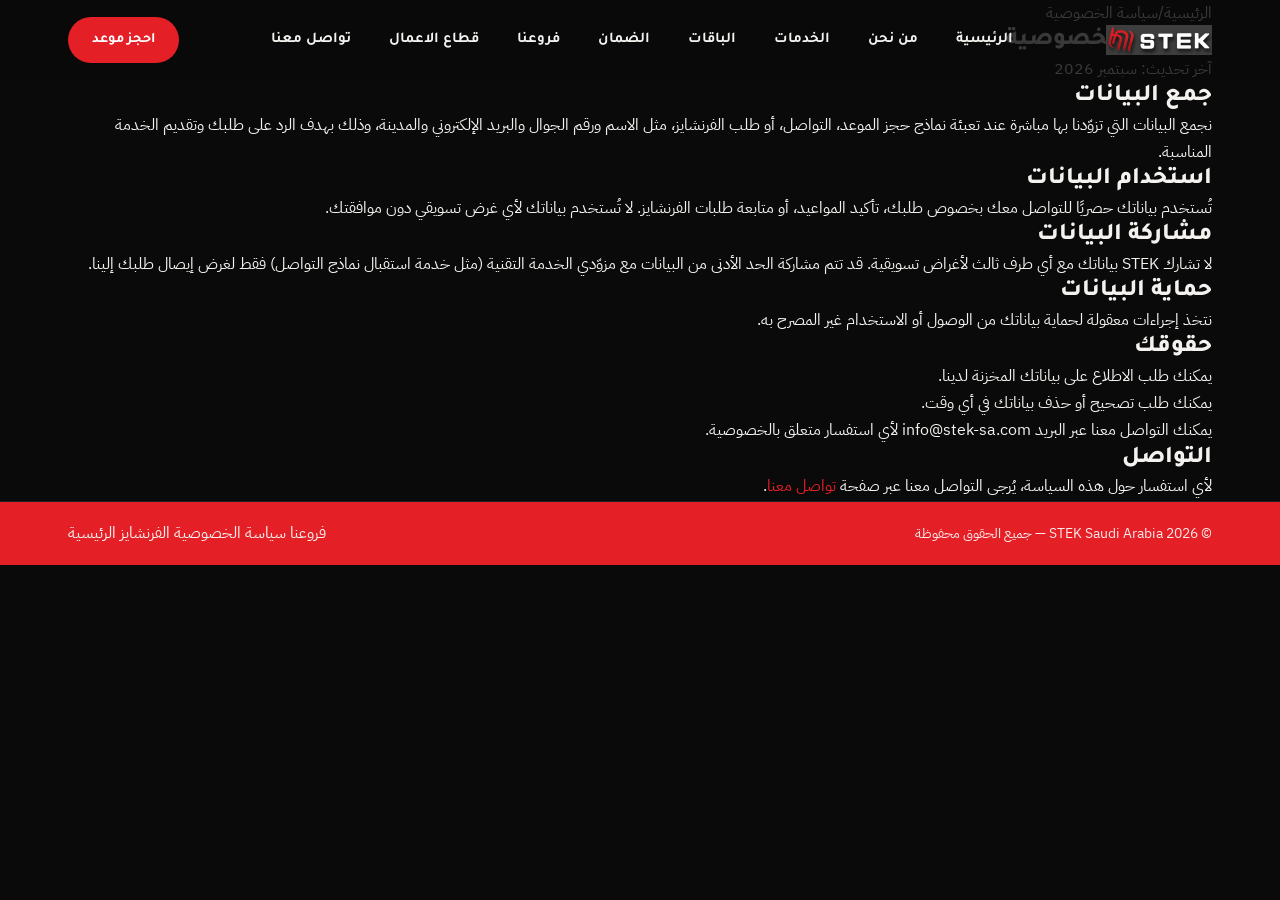
<file: privacy.html>
<!DOCTYPE html>
<html lang="ar" dir="rtl">
<head>
<meta charset="UTF-8">
<meta name="viewport" content="width=device-width, initial-scale=1.0">
  <title>HM STEK</title>
<link rel="stylesheet" href="assets/style.css">
</head>
<body>

<header class="nav" id="navbar">
  <div class="container">
    <a href="index.html" class="brand">
      <img src="assets/logo.png" alt="STEK">
    </a>

    <nav>
      <ul class="nav-links" id="navLinks">
        <li><a href="index.html">الرئيسية</a></li>
        <li><a href="#about">من نحن</a></li>
        <li><a href="services.html">الخدمات</a></li>
        <li><a href="#packages">الباقات</a></li>
        <li><a href="#warranty">الضمان</a></li>
        <li><a href="branches.html">فروعنا</a></li>
        <li><a href="franchise.html">قطاع الاعمال</a></li>
        <li><a href="contact.html">تواصل معنا</a></li>
      </ul>
    </nav>

    <div class="nav-cta">
      <a href="contact.html?choice=booking" class="btn btn-primary">احجز موعد</a>
    </div>

    <button class="nav-burger" id="navBurger" aria-label="القائمة">
      <span></span><span></span><span></span>
    </button>
  </div>
</header>

<section class="page-hero">
  <div class="container">
    <div class="breadcrumb"><a href="index.html">الرئيسية</a><span>/</span><span>سياسة الخصوصية</span></div>
    <h1>سياسة الخصوصية</h1>
    <p>آخر تحديث: سبتمبر 2026</p>
  </div>
</section>

<section class="legal-body">
  <div class="container">
    <h2>جمع البيانات</h2>
    <p>نجمع البيانات التي تزوّدنا بها مباشرة عند تعبئة نماذج حجز الموعد، التواصل، أو طلب الفرنشايز، مثل الاسم ورقم الجوال والبريد الإلكتروني والمدينة، وذلك بهدف الرد على طلبك وتقديم الخدمة المناسبة.</p>

    <h2>استخدام البيانات</h2>
    <p>تُستخدم بياناتك حصريًا للتواصل معك بخصوص طلبك، تأكيد المواعيد، أو متابعة طلبات الفرنشايز. لا تُستخدم بياناتك لأي غرض تسويقي دون موافقتك.</p>

    <h2>مشاركة البيانات</h2>
    <p>لا تشارك STEK بياناتك مع أي طرف ثالث لأغراض تسويقية. قد تتم مشاركة الحد الأدنى من البيانات مع مزوّدي الخدمة التقنية (مثل خدمة استقبال نماذج التواصل) فقط لغرض إيصال طلبك إلينا.</p>

    <h2>حماية البيانات</h2>
    <p>نتخذ إجراءات معقولة لحماية بياناتك من الوصول أو الاستخدام غير المصرح به.</p>

    <h2>حقوقك</h2>
    <ul>
      <li>يمكنك طلب الاطلاع على بياناتك المخزنة لدينا.</li>
      <li>يمكنك طلب تصحيح أو حذف بياناتك في أي وقت.</li>
      <li>يمكنك التواصل معنا عبر البريد info@stek-sa.com لأي استفسار متعلق بالخصوصية.</li>
    </ul>

    <h2>التواصل</h2>
    <p>لأي استفسار حول هذه السياسة، يُرجى التواصل معنا عبر صفحة <a href="contact.html" style="color:var(--red)">تواصل معنا</a>.</p>
  </div>
</section>

<footer class="site-footer">
  <div class="footer-bottom">
    <div class="container">
      <p>© 2026 STEK Saudi Arabia — جميع الحقوق محفوظة</p>
      <div class="legal-links">
        <a href="branches.html">فروعنا</a>
        <a href="privacy.html">سياسة الخصوصية</a>
        <a href="franchise.html">الفرنشايز</a>
        <a href="index.html">الرئيسية</a>
      </div>
    </div>
  </div>
</footer>

<script src="assets/script.js"></script>
</body>
</html>
</file>
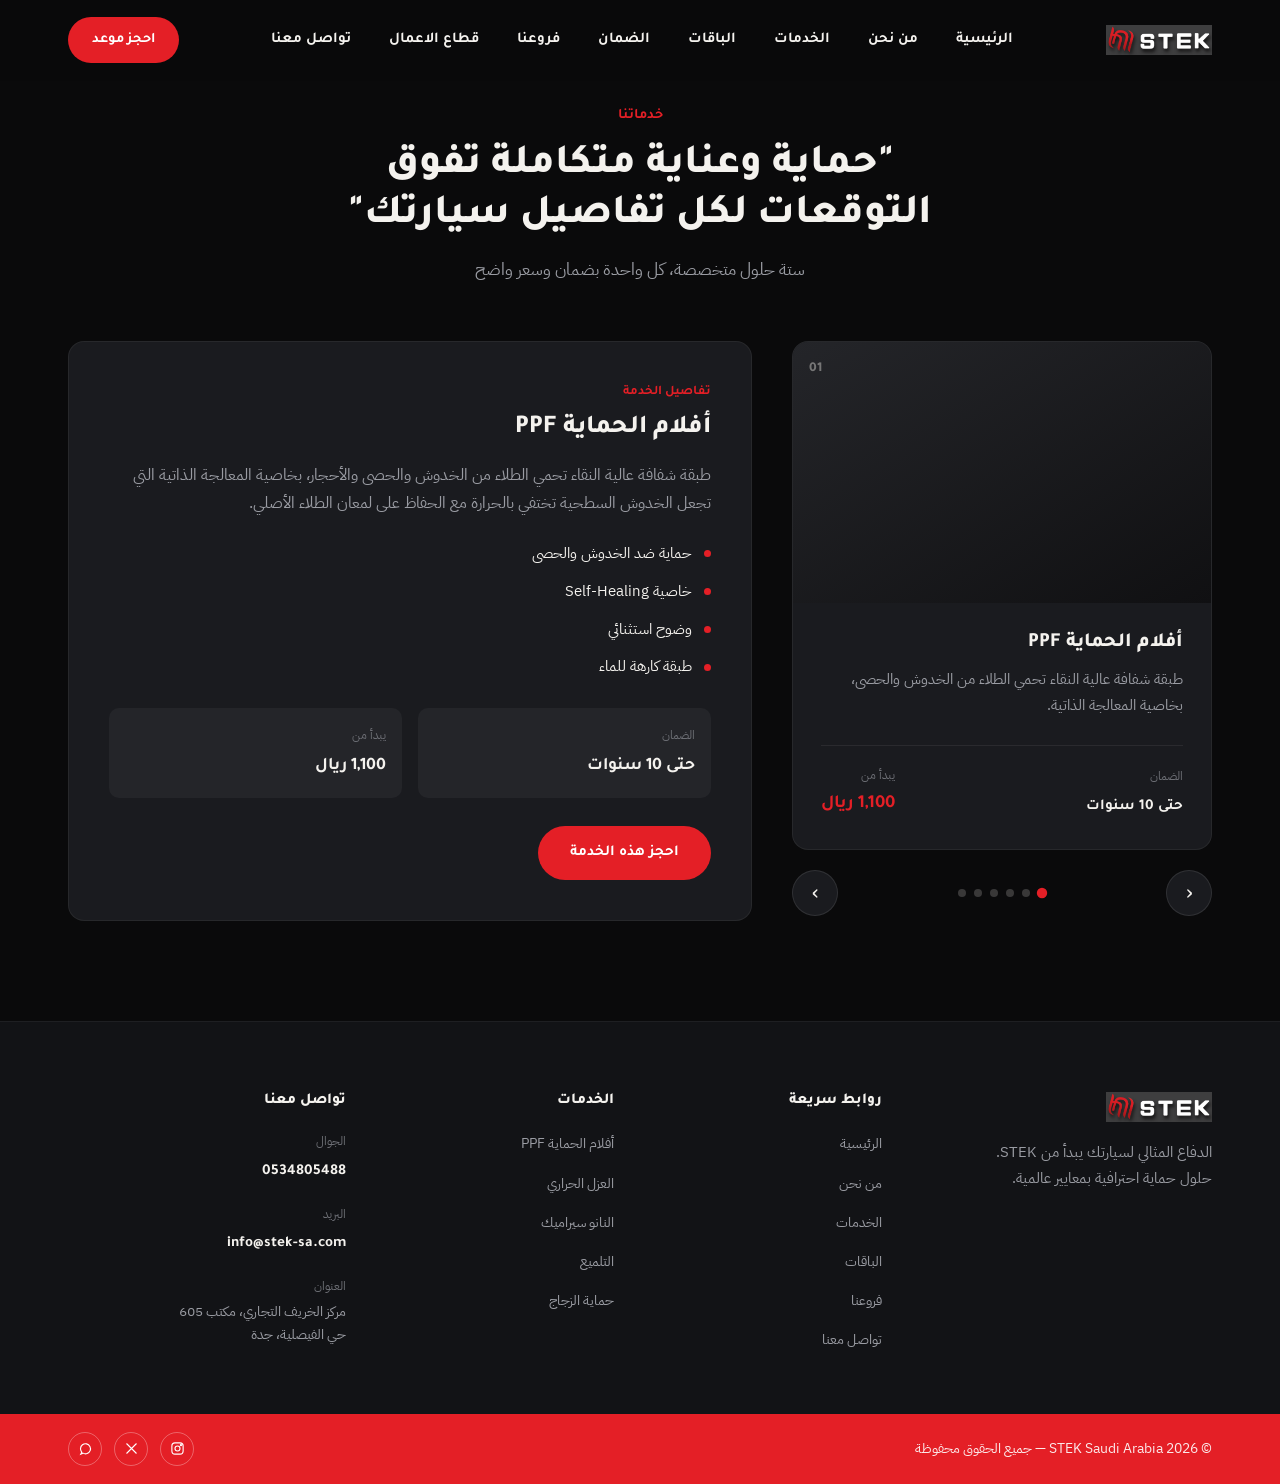
<file: services.html>
<!DOCTYPE html>
<html lang="ar" dir="rtl">

<head>
    <meta charset="UTF-8">
    <meta name="viewport" content="width=device-width, initial-scale=1.0">
<title>HM STEK</title>
    <meta name="description"
        content="STEK للعناية بالسيارات: أفلام حماية الطلاء PPF، العزل الحراري، التلميع، النانو سيراميك، وحماية الزجاج.">
    <link rel="stylesheet" href="assets/style.css">
</head>
<body>
    
    <!-- ================= NAVBAR ================= -->
<header class="nav" id="navbar">
    <div class="container">
        <a href="index.html" class="brand">
            <img src="assets/logo.png" alt="STEK">
        </a>

        <nav>
            <ul class="nav-links" id="navLinks">
                <li><a href="index.html">الرئيسية</a></li>
                <li><a href="#about">من نحن</a></li>
                <li><a href="services.html">الخدمات</a></li>
                <li><a href="packages.html">الباقات</a></li>
                <li><a href="#warranty">الضمان</a></li>
                <li><a href="branches.html">فروعنا</a></li>
                <li><a href="franchise.html">قطاع الاعمال</a></li>
                <li><a href="contact.html">تواصل معنا</a></li>
            </ul>
        </nav>

        <div class="nav-cta">
            <a href="contact.html?choice=booking" class="btn btn-primary">احجز موعد</a>
        </div>

        <button class="nav-burger" id="navBurger" aria-label="القائمة">
            <span></span><span></span><span></span>
        </button>
    </div>
</header>


    


    <section class="section services-section" id="services">
        <div class="container">
            <div class="section-header">
                <div class="eyebrow">خدماتنا</div>
                <h2>"حماية وعناية متكاملة تفوق التوقعات لكل تفاصيل سيارتك"</h2>
                <p>ستة حلول متخصصة، كل واحدة بضمان وسعر واضح</p>
            </div>
    
            <div class="services-layout">
                <!-- السلايدر -->
                <div class="services-slider">
                    <div class="slider-card" id="serviceCard">
                        <div class="card-media">
                            <span class="card-index" id="serviceIndex">01</span>
                            <div class="card-icon" id="serviceIcon">🛡️</div>
                        </div>
                        <div class="card-body">
                            <h3 id="serviceTitle">أفلام الحماية PPF</h3>
                            <p id="serviceShort">طبقة شفافة عالية النقاء تحمي الطلاء من الخدوش والحصى، بخاصية المعالجة
                                الذاتية.</p>
                            <div class="card-meta">
                                <div>
                                    <span>الضمان</span>
                                    <b id="serviceWarranty">حتى 10 سنوات</b>
                                </div>
                                <div class="price">
                                    <small>يبدأ من</small>
                                    <b id="servicePrice">1,100 ريال</b>
                                </div>
                            </div>
                        </div>
                    </div>
    
                    <div class="slider-controls">
                        <button class="slider-btn" id="prevService">‹</button>
                        <div class="slider-dots" id="serviceDots"></div>
                        <button class="slider-btn" id="nextService">›</button>
                    </div>
                </div>
    
                <!-- التفاصيل -->
                <div class="service-details" id="serviceDetails">
                    <span class="details-label">تفاصيل الخدمة</span>
                    <h3 id="detailsTitle">أفلام الحماية PPF</h3>
                    <p id="detailsDesc">طبقة شفافة عالية النقاء تحمي الطلاء من الخدوش والحصى والأحجار، بخاصية المعالجة
                        الذاتية.
                    </p>
                    <ul class="details-features" id="detailsFeatures">
                        <li>حماية ضد الخدوش والحصى</li>
                        <li>خاصية Self-Healing</li>
                        <li>وضوح استثنائي</li>
                        <li>طبقة كارهة للماء</li>
                    </ul>
                    <div class="details-meta">
                        <div class="meta-box">
                            <span>الضمان</span>
                            <b id="detailsWarranty">حتى 10 سنوات</b>
                        </div>
                        <div class="meta-box">
                            <span>يبدأ من</span>
                            <b id="detailsPrice">1,100 ريال</b>
                        </div>
                    </div>
                    <a href="contact.html?choice=booking" class="btn btn-primary">احجز هذه الخدمة</a>
                </div>
            </div>
        </div>
    </section>



    <!-- ================= FOOTER ================= -->
    <footer class="site-footer">
        <div class="footer-main">
            <div class="container">
                <div class="footer-brand-col">
                    <a href="index.html" class="footer-logo">
                        <img src="assets/logo.png" alt="STEK">
                    </a>
                    <p>الدفاع المثالي لسيارتك يبدأ من STEK.<br>حلول حماية احترافية بمعايير عالمية.</p>
                </div>
    
                <div class="footer-links-col">
                    <h4>روابط سريعة</h4>
                    <ul>
                        <li><a href="index.html">الرئيسية</a></li>
                        <li><a href="#about">من نحن</a></li>
                        <li><a href="#services">الخدمات</a></li>
                        <li><a href="#packages">الباقات</a></li>
                        <li><a href="branches.html">فروعنا</a></li>
                        <li><a href="contact.html">تواصل معنا</a></li>
                    </ul>
                </div>
    
                <div class="footer-links-col">
                    <h4>الخدمات</h4>
                    <ul>
                        <li><a href="#services">أفلام الحماية PPF</a></li>
                        <li><a href="#services">العزل الحراري</a></li>
                        <li><a href="#services">النانو سيراميك</a></li>
                        <li><a href="#services">التلميع</a></li>
                        <li><a href="#services">حماية الزجاج</a></li>
                    </ul>
                </div>
    
                <div class="footer-contact-col">
                    <h4>تواصل معنا</h4>
                    <ul>
                        <li>
                            <span class="label">الجوال</span>
                            <a href="tel:0534805488">0534805488</a>
                        </li>
                        <li>
                            <span class="label">البريد</span>
                            <a href="mailto:info@stek-sa.com">info@stek-sa.com</a>
                        </li>
                        <li>
                            <span class="label">العنوان</span>
                            <p>مركز الخريف التجاري، مكتب 605<br>حي الفيصلية، جدة</p>
                        </li>
                    </ul>
                </div>
            </div>
        </div>
    
        <div class="footer-bottom">
            <div class="container">
                <p>© 2026 STEK Saudi Arabia — جميع الحقوق محفوظة</p>
                <div class="footer-social">
                    <a href="#" aria-label="Instagram"><svg viewBox="0 0 24 24" fill="none" stroke="currentColor"
                            stroke-width="1.8">
                            <rect x="3" y="3" width="18" height="18" rx="5" />
                            <circle cx="12" cy="12" r="4" />
                            <circle cx="17.5" cy="6.5" r="1" />
                        </svg></a>
                    <a href="#" aria-label="X"><svg viewBox="0 0 24 24" fill="none" stroke="currentColor"
                            stroke-width="1.8">
                            <path d="M4 4l16 16M20 4 4 20" />
                        </svg></a>
                    <a href="#" aria-label="WhatsApp"><svg viewBox="0 0 24 24" fill="none" stroke="currentColor"
                            stroke-width="1.8">
                            <path d="M6 18l-1.5 3L8 19.4A8 8 0 1 0 4 12c0 1.5.4 2.9 1 4Z" />
                        </svg></a>
                </div>
            </div>
        </div>
    </footer>
    
    <script src="assets/script.js"></script>

</body>
</html>
</file>
<file: assets/style.css>
@import url("https://fonts.googleapis.com/css2?family=Tajawal:wght@500;700;800;900&family=IBM+Plex+Sans+Arabic:wght@400;500;600;700&display=swap");

:root {
  --ink: #0a0a0b;
  --charcoal: #121316;
  --charcoal-2: #1a1b1f;
  --charcoal-3: #242529;
  --red: #e41f26;
  --red-soft: rgba(228, 31, 38, 0.12);
  --paper: #f4f2ee;
  --mute: #9a9ca3;
  --mute-2: #6d6f75;
  --font-head: "Tajawal", sans-serif;
  --font-body: "IBM Plex Sans Arabic", sans-serif;
  --container: 1200px;
  --radius: 16px;
  --radius-sm: 10px;
  --nav-height: 80px;
  --ease: cubic-bezier(0.65, 0, 0.35, 1);
}

*, *::before, *::after {
  box-sizing: border-box;
  margin: 0;
  padding: 0;
}

html {
  scroll-behavior: smooth;
}

body {
  background: var(--ink);
  color: var(--paper);
  font-family: var(--font-body);
  font-size: 16px;
  line-height: 1.7;
  -webkit-font-smoothing: antialiased;
  overflow-x: hidden;
}

img {
  max-width: 100%;
  display: block;
}

a {
  color: inherit;
  text-decoration: none;
}

ul {
  list-style: none;
}

button {
  font-family: inherit;
  cursor: pointer;
  border: none;
  background: none;
  color: inherit;
}

.container {
  max-width: var(--container);
  margin: 0 auto;
  padding: 0 28px;
}

h1, h2, h3, h4 {
  font-family: var(--font-head);
  font-weight: 800;
  line-height: 1.2;
}

.eyebrow {
  display: inline-block;
  font-family: var(--font-head);
  font-weight: 700;
  font-size: 0.9rem;
  color: var(--red);
  margin-bottom: 14px;
}

.section {
  padding: 100px 0;
}

.section-header {
  text-align: center;
  max-width: 600px;
  margin: 0 auto 56px;
}

.section-header h2 {
  font-size: clamp(1.9rem, 3.5vw, 2.6rem);
  margin-bottom: 14px;
}

.section-header p {
  color: var(--mute);
  font-size: 1.05rem;
}

/* ========== BUTTONS ========== */
.btn {
  display: inline-flex;
  align-items: center;
  justify-content: center;
  gap: 10px;
  padding: 14px 32px;
  font-family: var(--font-head);
  font-weight: 700;
  font-size: 0.95rem;
  border-radius: 50px;
  transition: all 0.3s var(--ease);
  white-space: nowrap;
  border: none;
  cursor: pointer;
}

.btn-primary {
  background: var(--red);
  color: #fff;
}

.btn-primary:hover {
  background: #ff2c30;
  transform: translateY(-2px);
  box-shadow: 0 10px 28px rgba(228, 31, 38, 0.35);
}

.btn-outline {
  background: transparent;
  border: 1.5px solid rgba(244, 242, 238, 0.25);
  color: var(--paper);
}

.btn-outline:hover {
  border-color: var(--red);
  color: var(--red);
  transform: translateY(-2px);
}

.btn-block {
  width: 100%;
}

/* ========== NAVBAR ========== */
.nav {
  position: fixed;
  top: 0;
  right: 0;
  left: 0;
  z-index: 1000;
  padding: 17px 0;
  transition:
    transform 0.45s var(--ease),
    padding 0.35s,
    background 0.35s,
    border-color 0.35s;
  border-bottom: 1px solid transparent;
  background-color: rgba(10, 10, 11, 0.795);
  
}
.nav.is-scrolled {
  padding: 13px 0;
  background: rgba(3, 3, 3, 0.171);
  backdrop-filter: blur(14px);
  -webkit-backdrop-filter: blur(14px);
  border-bottom-color: rgba(244, 242, 238, 0.082);
}
.nav.nav-hidden {
  transform: translateY(-100%);
  
}
.nav .container {
  display: flex;
  align-items: center;
  justify-content: space-between;
  gap: 32px;
  
}

.brand {
  display: flex;
  align-items: center;
  gap: 10px;
}
.brand img {
  height: 30px;
  width: auto;
}

.nav-links {
  display: flex;
  align-items: center;
  gap: 6px;
}
.nav-links > li {
  position: relative;
}
.nav-links a,
.nav-links .nav-top-link {
  display: flex;
  align-items: center;
  gap: 6px;
  padding: 10px 16px;
  font-family: var(--font-head);
  font-weight: 700;
  font-size: 0.94rem;
  color: var(--paper);
  border-radius: var(--radius);
  transition:
    color 0.25s,
    background 0.25s;
    
}
.nav-links a:hover,
.nav-links .nav-top-link:hover {
  color: var(--red);
}
.nav-links .caret {
  width: 9px;
  height: 9px;
  border-left: 2px solid currentColor;
  border-bottom: 2px solid currentColor;
  transform: rotate(-45deg);
  margin-top: -3px;
  transition: transform 0.25s;
}
.has-dropdown:hover .caret {
  transform: rotate(135deg);
  margin-top: 3px;
}

.dropdown {
  position: absolute;
  top: calc(100% + 10px);
  right: 0;
  min-width: 240px;
  background: var(--charcoal-2);
  border: 1px solid rgba(244, 242, 238, 0.08);
  box-shadow: 0 24px 50px rgba(0, 0, 0, 0.5);
  opacity: 0;
  visibility: hidden;
  transform: translateY(8px);
  transition:
    opacity 0.25s var(--ease),
    transform 0.25s var(--ease),
    visibility 0.25s;
  padding: 8px;
}
.has-dropdown:hover .dropdown,
.has-dropdown:focus-within .dropdown {
  opacity: 1;
  visibility: visible;
  transform: translateY(0);
}
.dropdown a {
  display: flex;
  justify-content: space-between;
  padding: 12px 14px;
  font-size: 0.9rem;
  font-weight: 500;
  font-family: var(--font-body);
  border-radius: 2px;
}
.dropdown a:hover {
  background: rgba(228, 31, 38, 0.1);
  color: var(--red);
}
.dropdown a small {
  color: var(--mute-2);
  font-weight: 400;
}

.nav-cta {
  display: flex;
  align-items: center;
  gap: 14px;
}
.nav-cta .btn {
  padding: 11px 24px;
  font-size: 0.9rem;
}

.nav-burger {
  display: none;
  flex-direction: column;
  gap: 5px;
  width: 32px;
  z-index: 1001;
}
.nav-burger span {
  height: 2px;
  background: var(--paper);
  transition:
    transform 0.3s,
    opacity 0.3s;
}

/* mobile nav */
@media (max-width: 980px) {
  .nav-links {
    position: fixed;
    inset: 0 0 0 auto;
    width: min(340px, 84vw);
    height: 100vh;
    background: var(--charcoal);
    flex-direction: column;
    align-items: stretch;
    padding: 100px 26px 26px;
    gap: 2px;
    transform: translateX(100%);
    transition: transform 0.4s var(--ease);
    overflow-y: auto;
    border-left: 1px solid rgba(244, 242, 238, 0.08);
  }
  html[dir="rtl"] .nav-links {
    inset: 0 auto 0 0;
    transform: translateX(-100%);
  }
  .nav-links.open {
    transform: translateX(0);
  }
  .nav-links a,
  .nav-links .nav-top-link {
    padding: 16px 6px;
    border-bottom: 1px solid rgba(244, 242, 238, 0.07);
    border-radius: 0;
  }
  .dropdown {
    position: static;
    opacity: 1;
    visibility: visible;
    transform: none;
    display: none;
    background: transparent;
    border: none;
    box-shadow: none;
    padding: 0 0 0 14px;
  }
  .has-dropdown.open .dropdown {
    display: block;
  }
  .nav-cta {
    display: none;
  }
  .nav-burger {
    display: flex;
  }
  .nav-burger.open span:nth-child(1) {
    transform: translateY(7px) rotate(45deg);
  }
  .nav-burger.open span:nth-child(2) {
    opacity: 0;
  }
  .nav-burger.open span:nth-child(3) {
    transform: translateY(-7px) rotate(-45deg);
  }
}

/* ========== HERO ========== */
.hero {
  min-height: 100vh;
  padding-top: var(--nav-height);
  background: var(--ink);
  background-image: url(image/ale-aguilar-6pT4gnuz_uQ-unsplash.jpg);
  background-position: center center;
  background-size: cover;
}

.hero .overlay{
  background-color: rgba(10, 10, 11, 0.795);
  height: 100vh;
}

.hero-content {
  max-width: 640px;
  padding: 60px 0;
}

.hero-content h1 {
  font-size: clamp(2.5rem, 5vw, 3.6rem);
  margin-bottom: 22px;
}

.hero-content h1 span {
  color: var(--red);
}

.hero-content p {
  color: var(--mute);
  font-size: 1.1rem;
  line-height: 1.75;
  max-width: 520px;
  margin-bottom: 36px;
}

.hero-actions {
  display: flex;
  gap: 14px;
  flex-wrap: wrap;
  margin-bottom: 40px;
}

.hero-trust {
  display: flex;
  align-items: center;
  gap: 12px;
  color: var(--mute);
  font-size: 0.9rem;
}

.hero-trust .stars {
  color: #f5c518;
  letter-spacing: 2px;
}

/* ========== STATS ========== */
.stats-section {
  padding: 20px 0;
  
}

.stats-grid {
  display: flex;
  justify-content: center;
  flex-wrap: wrap;
  gap: 15px;
}

.stat-card {
  flex: 1 1 200px;
  background: #6d6f7507;
  border: 1px solid rgba(244, 242, 238, 0.06);
  border-radius: var(--radius);
  padding: 32px 24px;
  text-align: center;
  transition: transform 0.3s, border-color 0.3s;
  
}

.stat-card:hover {
  transform: translateY(-6px);
  border-color: rgba(228, 31, 38, 0.3);
}

.stat-num {
  font-family: var(--font-head);
  font-weight: 900;
  font-size: 2.6rem;
  line-height: 1;
}

.stat-num span {
  color: var(--red);
  font-size: 0.55em;
}

.stat-label {
  color: var(--mute);
  font-size: 0.92rem;
  margin-top: 12px;
}

/* ========== ABOUT ========== */
.about-section {
  background: var(--charcoal);
}

.about-grid {
  display: flex;
  flex-wrap: wrap;
  gap: 60px;
  align-items: center;
}

.about-text {
  flex: 1 1 420px;
}

.about-text h2 {
  font-size: clamp(1.8rem, 3vw, 2.4rem);
  margin-bottom: 20px;
}

.about-text p {
  color: var(--mute);
  margin-bottom: 16px;
  max-width: 540px;
}

.about-list {
  display: flex;
  flex-direction: column;
  gap: 12px;
  margin-top: 28px;
}

.about-list li {
  display: flex;
  align-items: center;
  gap: 12px;
  font-size: 0.95rem;
}

.about-list li::before {
  content: "";
  width: 8px;
  height: 8px;
  background: var(--red);
  border-radius: 50%;
  flex-shrink: 0;
}

.about-card {
  flex: 1 1 320px;
  max-width: 400px;
  background: var(--charcoal-2);
  border: 1px solid rgba(244, 242, 238, 0.06);
  border-radius: var(--radius);
  padding: 40px;
  position: relative;
  overflow: hidden;
}

.about-badge {
  font-family: var(--font-head);
  font-weight: 900;
  font-size: 1.1rem;
  color: var(--red);
  margin-bottom: 40px;
}

.about-info {
  display: flex;
  flex-direction: column;
  gap: 28px;
}

.about-info strong {
  display: block;
  font-family: var(--font-head);
  font-size: 1.8rem;
  margin-bottom: 4px;
}

.about-info span {
  color: var(--mute);
  font-size: 0.9rem;
}

/* ========== SERVICES ========== */
.services-layout {
  display: flex;
  gap: 40px;
  flex-wrap: wrap;
  align-items: stretch;
}

.services-slider {
  flex: 1 1 360px;
  max-width: 420px;
  display: flex;
  flex-direction: column;
  gap: 20px;
}

.slider-card {
  background: var(--charcoal-2);
  border: 1px solid rgba(244, 242, 238, 0.06);
  border-radius: var(--radius);
  overflow: hidden;
  transition: opacity 0.35s, transform 0.35s;
}

.slider-card.fade-out {
  opacity: 0;
  transform: translateY(12px);
}

.card-media {
  position: relative;
  aspect-ratio: 16/10;
  background: linear-gradient(150deg, #242529, #101012);
  display: flex;
  align-items: center;
  justify-content: center;
}

.card-index {
  position: absolute;
  top: 16px;
  left: 16px;
  font-family: var(--font-head);
  font-weight: 800;
  font-size: 0.85rem;
  color: rgba(244, 242, 238, 0.4);
}

.card-icon {
  font-size: 3.2rem;
}

.card-body {
  padding: 28px;
}

.card-body h3 {
  font-size: 1.25rem;
  margin-bottom: 12px;
}

.card-body p {
  color: var(--mute);
  font-size: 0.95rem;
  margin-bottom: 22px;
  min-height: 56px;
}

.card-meta {
  display: flex;
  justify-content: space-between;
  align-items: center;
  border-top: 1px solid rgba(244, 242, 238, 0.07);
  padding-top: 18px;
}

.card-meta span,
.card-meta small {
  display: block;
  font-size: 0.78rem;
  color: var(--mute-2);
  margin-bottom: 4px;
}

.card-meta b {
  font-family: var(--font-head);
  font-size: 0.95rem;
}

.card-meta .price b {
  color: var(--red);
  font-size: 1.15rem;
}

.slider-controls {
  display: flex;
  align-items: center;
  justify-content: space-between;
  gap: 16px;
}

.slider-btn {
  width: 46px;
  height: 46px;
  background: var(--charcoal-2);
  border: 1px solid rgba(244, 242, 238, 0.1);
  border-radius: 50%;
  font-size: 1.4rem;
  color: var(--paper);
  display: flex;
  align-items: center;
  justify-content: center;
  transition: all 0.3s;
}

.slider-btn:hover {
  background: var(--red);
  border-color: var(--red);
}

.slider-dots {
  display: flex;
  gap: 8px;
}

.slider-dots span {
  width: 8px;
  height: 8px;
  background: rgba(244, 242, 238, 0.2);
  border-radius: 50%;
  cursor: pointer;
  transition: all 0.3s;
}

.slider-dots span.active {
  background: var(--red);
  transform: scale(1.3);
}

.service-details {
  flex: 1 1 400px;
  background: var(--charcoal-2);
  border: 1px solid rgba(244, 242, 238, 0.06);
  border-radius: var(--radius);
  padding: 40px;
  display: flex;
  flex-direction: column;
  transition: opacity 0.35s, transform 0.35s;
}

.service-details.fade-out {
  opacity: 0;
  transform: translateY(12px);
}

.details-label {
  font-size: 0.82rem;
  color: var(--red);
  font-family: var(--font-head);
  font-weight: 700;
  margin-bottom: 10px;
}

.service-details h3 {
  font-size: 1.6rem;
  margin-bottom: 16px;
}

.service-details > p {
  color: var(--mute);
  font-size: 1rem;
  line-height: 1.75;
  margin-bottom: 24px;
}

.details-features {
  display: flex;
  flex-direction: column;
  gap: 12px;
  margin-bottom: 28px;
}

.details-features li {
  display: flex;
  align-items: center;
  gap: 12px;
  font-size: 0.95rem;
}

.details-features li::before {
  content: "";
  width: 7px;
  height: 7px;
  background: var(--red);
  border-radius: 50%;
  flex-shrink: 0;
}

.details-meta {
  display: flex;
  gap: 16px;
  margin-bottom: 28px;
}

.meta-box {
  flex: 1;
  background: var(--charcoal-3);
  border-radius: var(--radius-sm);
  padding: 16px;
}

.meta-box span {
  display: block;
  font-size: 0.78rem;
  color: var(--mute-2);
  margin-bottom: 6px;
}

.meta-box b {
  font-family: var(--font-head);
  font-size: 1.1rem;
}

.service-details .btn {
  align-self: flex-start;
  margin-top: auto;
}


/* ========== EXPLORE CARDS (Services / Packages / Products) ========== */
.cards-section {
  padding: 80px 0;
}

.explore-cards {
  display: flex;
  flex-wrap: wrap;
  gap: 24px;
}

/* الكارد الأساسية */
.services-link-card {
  position: relative;
  display: flex;
  align-items: center;
  justify-content: center;
  flex: 1 1 300px;
  height: 360px;
  border-radius: var(--radius);
  overflow: hidden;
  text-align: center;
  cursor: pointer;
  border: 1px solid rgba(244, 242, 238, 0.06);
  transition: border-color 0.4s, transform 0.4s;
}

.services-link-card:hover {
  border-color: rgba(228, 31, 38, 0.4);
  transform: translateY(-6px);
}

/* الخلفية */
.card-bg {
  position: absolute;
  inset: 0;
  background-color: #1a1b1f;
  background-position: center;
  background-size: cover;
  background-repeat: no-repeat;
  transition: transform 0.6s var(--ease);
  z-index: 0;
}

.services .card-bg{
  background-image: url(image/mobile+window+tinting+service-640w.webp);
  background-position: center;
  background-size: cover;
}

.packages .card-bg{
  background-image: url(image/pexels-svjae-27968215.jpg);
  background-position: center;
  background-size: cover;
}

.products .card-bg{
  background-image: url(image/Gemini_Generated_Image_n5qzzyn5qzzyn5qz.jpg);
  background-position: center;
  background-size: cover;
}

.services-link-card:hover .card-bg {
  transform: scale(1.06);
}

/* التظليل */
.card-overlay {
  position: absolute;
  inset: 0;
  background: linear-gradient(
    180deg,
    rgba(10, 10, 11, 0.568) 0%,
    rgba(10, 10, 11, 0.795) 100%
  );
  z-index: 1;
  transition: background 0.4s;
}

.services-link-card:hover .card-overlay {
  background: linear-gradient(
    180deg,
    rgba(10, 10, 11, 0.25) 0%,
    rgba(10, 10, 11, 0.72) 100%
  );
}

/* المحتوى */
.card-content {
  position: relative;
  z-index: 2;
  max-width: 520px;
  padding: 0 24px;
}

.card-label {
  display: inline-block;
  font-family: var(--font-head);
  font-weight: 700;
  font-size: 0.80rem;
  color: var(--red);
  letter-spacing: 0.06em;
  margin-bottom: 20px;
}

.card-content h2 {
  font-size: clamp(1.8rem, 3.5vw, 2.4rem);
  margin-bottom: 14px;
  transition: color 0.3s;
}

.card-content p {
  color: rgb(180, 179, 179);
  font-size: 1rem;
  line-height: 1.7;
}

/* أيقونة السهم */
.card-icon {
  position: absolute;
  bottom: 28px;
  left: 28px;
  z-index: 3;
  width: 52px;
  height: 52px;
  background: var(--red);
  border-radius: 50%;
  display: flex;
  align-items: center;
  justify-content: center;
  color: #fff;
  opacity: 0;
  transform: scale(0.6) translateY(12px);
  transition: all 0.4s var(--ease);
}

.card-icon svg {
  width: 20px;
  height: 20px;
}

.services-link-card:hover .card-icon {
  opacity: 1;
  transform: scale(1) translateY(0);
}

/* Responsive */
@media (max-width: 900px) {
  .explore-cards .services-link-card {
    flex: 1 1 100%;
    height: 300px;
  }
}

@media (max-width: 680px) {
  .cards-section {
    padding: 60px 0;
  }

  .explore-cards .services-link-card {
    height: 260px;
  }

  .card-content h2 {
    font-size: 1.7rem;
  }

  .card-icon {
    width: 46px;
    height: 46px;
    bottom: 20px;
    left: 20px;
  }
}

/* ========== PACKAGES ========== */
.packages-section {
  background: var(--charcoal);
}

.packages-grid {
  display: flex;
  flex-wrap: wrap;
  gap: 22px;
}

.pkg-card {
  flex: 1 1 300px;
  max-width: 380px;
  background: var(--charcoal-2);
  border: 1px solid rgba(244, 242, 238, 0.06);
  border-radius: var(--radius);
  padding: 32px 28px;
  display: flex;
  flex-direction: column;
  position: relative;
  transition: transform 0.3s, border-color 0.3s;
}

.pkg-card:hover {
  transform: translateY(-8px);
}

.pkg-card.featured {
  border-color: var(--red);
  background: linear-gradient(165deg, #1f1214, var(--charcoal-2) 45%);
}

.pkg-ribbon {
  position: absolute;
  top: 18px;
  left: 18px;
  background: var(--red);
  color: #fff;
  padding: 6px 14px;
  border-radius: 50px;
  font-family: var(--font-head);
  font-weight: 700;
  font-size: 0.75rem;
}

.pkg-head {
  margin-bottom: 24px;
}

.pkg-head h3 {
  font-size: 1.25rem;
  margin-bottom: 14px;
}

.pkg-price {
  font-family: var(--font-head);
  font-size: 1rem;
  color: var(--mute);
}

.pkg-price span {
  font-size: 2.2rem;
  font-weight: 900;
  color: var(--red);
}

.pkg-warranty {
  display: inline-block;
  margin-top: 12px;
  padding: 6px 14px;
  border: 1px solid rgba(244, 242, 238, 0.12);
  border-radius: 50px;
  font-size: 0.8rem;
  color: var(--mute);
}

.pkg-feats {
  display: flex;
  flex-direction: column;
  gap: 12px;
  margin-bottom: 28px;
  flex: 1;
}

.pkg-feats li {
  display: flex;
  align-items: center;
  gap: 10px;
  font-size: 0.9rem;
  color: var(--mute);
}

.pkg-feats li::before {
  content: "✓";
  color: var(--red);
  font-weight: 700;
  flex-shrink: 0;
}

/* ========== WARRANTY ========== */
.warranty-grid {
  display: flex;
  flex-wrap: wrap;
  gap: 50px;
  align-items: center;
}

.warranty-content {
  flex: 1 1 400px;
}

.warranty-content h2 {
  font-size: clamp(1.8rem, 3vw, 2.4rem);
  margin-bottom: 32px;
}

.warranty-list {
  display: flex;
  flex-direction: column;
  gap: 0;
}

.warranty-item {
  display: flex;
  gap: 20px;
  align-items: center;
  padding: 20px 0;
  border-bottom: 1px solid rgba(244, 242, 238, 0.07);
}

.warranty-item .yrs {
  font-family: var(--font-head);
  font-weight: 900;
  font-size: 1.6rem;
  color: var(--red);
  min-width: 70px;
}

.warranty-item .yrs span {
  display: block;
  font-size: 0.65rem;
  color: var(--mute-2);
  font-family: var(--font-body);
  font-weight: 500;
}

.warranty-item b {
  display: block;
  font-family: var(--font-head);
  margin-bottom: 4px;
}

.warranty-item p {
  color: var(--mute-2);
  font-size: 0.85rem;
}

.warranty-panel {
  flex: 1 1 320px;
  background: var(--charcoal-2);
  border: 1px solid rgba(244, 242, 238, 0.06);
  border-radius: var(--radius);
  padding: 40px;
}

.warranty-panel .big-num {
  font-family: var(--font-head);
  font-weight: 900;
  font-size: 3.4rem;
  color: var(--red);
  line-height: 1;
  margin-bottom: 16px;
}

.warranty-panel p {
  color: var(--mute);
  margin-bottom: 28px;
  line-height: 1.7;
}

/* ========== CTA ========== */
.cta-section {
  padding: 0 0 100px;
}

.cta-box {
  background: linear-gradient(135deg, #1f1214, var(--charcoal-2));
  border: 1px solid rgba(228, 31, 38, 0.2);
  border-radius: var(--radius);
  padding: 50px 40px;
  display: flex;
  align-items: center;
  justify-content: space-between;
  gap: 30px;
  flex-wrap: wrap;
}

.cta-box h2 {
  font-size: clamp(1.5rem, 2.8vw, 2rem);
  margin-bottom: 10px;
}

.cta-box p {
  color: var(--mute);
}

/* ========== FOOTER ========== */
.site-footer {
  background: var(--charcoal);
  border-top: 1px solid rgba(244, 242, 238, 0.05);
}

.footer-main {
  padding: 70px 0 60px;
}

.footer-main .container {
  display: flex;
  flex-wrap: wrap;
  gap: 50px;
  justify-content: space-between;
}

.footer-brand-col {
  flex: 1 1 240px;
  max-width: 280px;
}

.footer-logo img {
  height: 30px;
  margin-bottom: 18px;
}

.footer-brand-col p {
  color: var(--mute);
  font-size: 0.95rem;
  line-height: 1.7;
}

.footer-links-col {
  flex: 1 1 140px;
}

.footer-links-col h4,
.footer-contact-col h4 {
  font-family: var(--font-head);
  font-size: 0.95rem;
  margin-bottom: 20px;
}

.footer-links-col ul {
  display: flex;
  flex-direction: column;
  gap: 12px;
}

.footer-links-col a {
  color: var(--mute);
  font-size: 0.9rem;
  transition: color 0.25s;
}

.footer-links-col a:hover {
  color: var(--red);
}

.footer-contact-col {
  flex: 1 1 200px;
}

.footer-contact-col ul {
  display: flex;
  flex-direction: column;
  gap: 18px;
}

.footer-contact-col .label {
  display: block;
  font-size: 0.78rem;
  color: var(--mute-2);
  margin-bottom: 4px;
}

.footer-contact-col a {
  color: var(--paper);
  font-family: var(--font-head);
  font-weight: 600;
  font-size: 0.95rem;
}

.footer-contact-col a:hover {
  color: var(--red);
}

.footer-contact-col p {
  color: var(--mute);
  font-size: 0.9rem;
  line-height: 1.6;
}

.footer-bottom {
  background: var(--red);
  padding: 18px 0;
}

.footer-bottom .container {
  display: flex;
  align-items: center;
  justify-content: space-between;
  gap: 20px;
  flex-wrap: wrap;
}

.footer-bottom p {
  color: #fff;
  font-size: 0.85rem;
  opacity: 0.9;
}

.footer-social {
  display: flex;
  gap: 12px;
}

.footer-social a {
  width: 34px;
  height: 34px;
  display: flex;
  align-items: center;
  justify-content: center;
  color: #fff;
  border: 1px solid rgba(255, 255, 255, 0.3);
  border-radius: 50%;
  transition: all 0.3s;
}

.footer-social a:hover {
  background: rgba(255, 255, 255, 0.15);
  border-color: #fff;
}

.footer-social svg {
  width: 15px;
  height: 15px;
}

/*
</file>
<file: assets/style-sub.css>
/* =========================================================
   STEK — Automotive Protection | Stylesheet
   Tokens grounded in the STEK brand deck: graphite black
   surfaces, signature red, diagonal red/black split motif.
   ========================================================= */

@import url("https://fonts.googleapis.com/css2?family=Tajawal:wght@500;700;800;900&family=IBM+Plex+Sans+Arabic:wght@400;500;600;700&display=swap");

:root {
  --ink: #0a0a0b;
  --charcoal: #161719;
  --charcoal-2: #1f2023;
  --charcoal-3: #28292d;
  --steel: #38393e;
  --red: #e41f26;
  --red-2: #ff3b3b;
  --red-deep: #7a0f14;
  --paper: #f4f2ee;
  --mute: #9a9ca3;
  --mute-2: #6d6f75;

  --font-head: "Tajawal", sans-serif;
  --font-body: "IBM Plex Sans Arabic", sans-serif;

  --container: 1240px;
  --radius: 2px;
  --ease: cubic-bezier(0.65, 0, 0.35, 1);
}

*,
*::before,
*::after {
  box-sizing: border-box;
  margin: 0;
  padding: 0;
}
html {
  scroll-behavior: smooth;
}
body {
  background: var(--ink);
  color: var(--paper);
  font-family: var(--font-body);
  font-size: 16px;
  line-height: 1.7;
  -webkit-font-smoothing: antialiased;
  overflow-x: hidden;
}
img {
  max-width: 100%;
  display: block;
}
a {
  color: inherit;
  text-decoration: none;
}
ul {
  list-style: none;
}
button {
  font-family: inherit;
  cursor: pointer;
  border: none;
  background: none;
  color: inherit;
}
input,
select,
textarea {
  font-family: inherit;
  font-size: 1rem;
  color: var(--paper);
}

.container {
  max-width: var(--container);
  margin: 0 auto;
  padding: 0 28px;
}

h1,
h2,
h3,
h4 {
  font-family: var(--font-head);
  font-weight: 800;
  line-height: 1.18;
}
.eyebrow-line {
  display: flex;
  align-items: center;
  gap: 14px;
  margin-bottom: 14px;
}
.eyebrow-line .bar {
  width: 38px;
  height: 3px;
  background: var(--red);
}
.eyebrow-line span {
  font-family: var(--font-head);
  font-weight: 700;
  font-size: 0.92rem;
  color: var(--red);
  letter-spacing: 0.02em;
}

.section {
  padding: 110px 0;
}
.section-head {
  max-width: 640px;
  margin-bottom: 56px;
}
.section-head p {
  color: var(--mute);
  font-size: 1.02rem;
  margin-top: 14px;
}
.section-head.center {
  max-width: 680px;
  margin-left: auto;
  margin-right: auto;
  text-align: center;
}

@media (prefers-reduced-motion: reduce) {
  * {
    animation-duration: 0.001ms !important;
    transition-duration: 0.001ms !important;
  }
}

/* ---------- Buttons ---------- */
.btn {
  display: inline-flex;
  align-items: center;
  justify-content: center;
  gap: 10px;
  padding: 14px 32px;
  font-family: var(--font-head);
  font-weight: 700;
  font-size: 0.95rem;
  border-radius: 50px;
  transition: all 0.3s var(--ease);
  white-space: nowrap;
  border: none;
  cursor: pointer;
}

.btn-primary {
  background: var(--red);
  color: #fff;
}

.btn-primary:hover {
  background: #ff2c30;
  transform: translateY(-2px);
  box-shadow: 0 10px 28px rgba(228, 31, 38, 0.35);
}

.btn-outline {
  background: transparent;
  border: 1.5px solid rgba(244, 242, 238, 0.25);
  color: var(--paper);
}

.btn-outline:hover {
  border-color: var(--red);
  color: var(--red);
  transform: translateY(-2px);
}

.btn-block {
  width: 100%;
}
/* ============================================================
   NAVBAR
   ============================================================ */
.nav {
  position: fixed;
  top: 0;
  right: 0;
  left: 0;
  z-index: 1000;
  padding: 20px 0;
  transition:
    transform 0.45s var(--ease),
    padding 0.35s,
    background 0.35s,
    border-color 0.35s;
  border-bottom: 1px solid transparent;
}
.nav.is-scrolled {
  padding: 13px 0;
  background: rgba(10, 10, 11, 0.86);
  backdrop-filter: blur(14px);
  -webkit-backdrop-filter: blur(14px);
  border-bottom-color: rgba(244, 242, 238, 0.08);
}
.nav.nav-hidden {
  transform: translateY(-100%);
}
.nav .container {
  display: flex;
  align-items: center;
  justify-content: space-between;
  gap: 32px;
}

.brand {
  display: flex;
  align-items: center;
  gap: 10px;
}
.brand img {
  height: 30px;
  width: auto;
}

.nav-links {
  display: flex;
  align-items: center;
  gap: 6px;
}
.nav-links > li {
  position: relative;
}
.nav-links a,
.nav-links .nav-top-link {
  display: flex;
  align-items: center;
  gap: 6px;
  padding: 10px 16px;
  font-family: var(--font-head);
  font-weight: 700;
  font-size: 0.94rem;
  color: var(--paper);
  border-radius: var(--radius);
  transition:
    color 0.25s,
    background 0.25s;
}
.nav-links a:hover,
.nav-links .nav-top-link:hover {
  color: var(--red);
}
.nav-links .caret {
  width: 9px;
  height: 9px;
  border-left: 2px solid currentColor;
  border-bottom: 2px solid currentColor;
  transform: rotate(-45deg);
  margin-top: -3px;
  transition: transform 0.25s;
}
.has-dropdown:hover .caret {
  transform: rotate(135deg);
  margin-top: 3px;
}

.dropdown {
  position: absolute;
  top: calc(100% + 10px);
  right: 0;
  min-width: 240px;
  background: var(--charcoal-2);
  border: 1px solid rgba(244, 242, 238, 0.08);
  box-shadow: 0 24px 50px rgba(0, 0, 0, 0.5);
  opacity: 0;
  visibility: hidden;
  transform: translateY(8px);
  transition:
    opacity 0.25s var(--ease),
    transform 0.25s var(--ease),
    visibility 0.25s;
  padding: 8px;
}
.has-dropdown:hover .dropdown,
.has-dropdown:focus-within .dropdown {
  opacity: 1;
  visibility: visible;
  transform: translateY(0);
}
.dropdown a {
  display: flex;
  justify-content: space-between;
  padding: 12px 14px;
  font-size: 0.9rem;
  font-weight: 500;
  font-family: var(--font-body);
  border-radius: 2px;
}
.dropdown a:hover {
  background: rgba(228, 31, 38, 0.1);
  color: var(--red);
}
.dropdown a small {
  color: var(--mute-2);
  font-weight: 400;
}

.nav-cta {
  display: flex;
  align-items: center;
  gap: 14px;
}
.nav-cta .btn {
  padding: 11px 24px;
  font-size: 0.9rem;
}

.nav-burger {
  display: none;
  flex-direction: column;
  gap: 5px;
  width: 32px;
  z-index: 1001;
}
.nav-burger span {
  height: 2px;
  background: var(--paper);
  transition:
    transform 0.3s,
    opacity 0.3s;
}

/* mobile nav */
@media (max-width: 980px) {
  .nav-links {
    position: fixed;
    inset: 0 0 0 auto;
    width: min(340px, 84vw);
    height: 100vh;
    background: var(--charcoal);
    flex-direction: column;
    align-items: stretch;
    padding: 100px 26px 26px;
    gap: 2px;
    transform: translateX(100%);
    transition: transform 0.4s var(--ease);
    overflow-y: auto;
    border-left: 1px solid rgba(244, 242, 238, 0.08);
  }
  html[dir="rtl"] .nav-links {
    inset: 0 auto 0 0;
    transform: translateX(-100%);
  }
  .nav-links.open {
    transform: translateX(0);
  }
  .nav-links a,
  .nav-links .nav-top-link {
    padding: 16px 6px;
    border-bottom: 1px solid rgba(244, 242, 238, 0.07);
    border-radius: 0;
  }
  .dropdown {
    position: static;
    opacity: 1;
    visibility: visible;
    transform: none;
    display: none;
    background: transparent;
    border: none;
    box-shadow: none;
    padding: 0 0 0 14px;
  }
  .has-dropdown.open .dropdown {
    display: block;
  }
  .nav-cta {
    display: none;
  }
  .nav-burger {
    display: flex;
  }
  .nav-burger.open span:nth-child(1) {
    transform: translateY(7px) rotate(45deg);
  }
  .nav-burger.open span:nth-child(2) {
    opacity: 0;
  }
  .nav-burger.open span:nth-child(3) {
    transform: translateY(-7px) rotate(-45deg);
  }
}

/* ============================================================
   HERO
   ============================================================ */
.hero {
  position: relative;
  padding: 168px 0 90px;
  overflow: hidden;
}
.hero .container {
  display: grid;
  grid-template-columns: 1.05fr 0.95fr;
  gap: 60px;
  align-items: center;
}
.hero-copy h1 {
  font-size: clamp(2.4rem, 4.4vw, 3.6rem);
  margin-bottom: 22px;
}
.hero-copy h1 em {
  font-style: normal;
  color: var(--red);
}
.hero-copy p {
  color: var(--mute);
  font-size: 1.08rem;
  max-width: 520px;
  margin-bottom: 36px;
}
.hero-actions {
  display: flex;
  gap: 16px;
  flex-wrap: wrap;
}

.hero-visual {
  position: relative;
  display: grid;
  grid-template-columns: 1.2fr 0.8fr;
  grid-template-rows: 1fr 1fr;
  gap: 14px;
  height: 520px;
}
.hero-panel {
  position: relative;
  overflow: hidden;
  border-radius: 1px;
  background: linear-gradient(155deg, #242529 0%, #101012 60%, #0a0a0b 100%);
  border: 1px solid rgba(244, 242, 238, 0.06);
}
.hero-panel:nth-child(1) {
  grid-row: 1 / 3;
}
.hero-panel .overlay {
  position: absolute;
  inset: 0;
  background: linear-gradient(
    0deg,
    rgba(0, 0, 0, 0.55),
    rgba(0, 0, 0, 0.15) 45%,
    rgba(0, 0, 0, 0.5)
  );
}
.hero-panel .sheen {
  position: absolute;
  inset: -40%;
  background: conic-gradient(
    from 200deg at 30% 30%,
    rgba(228, 31, 38, 0.18),
    transparent 35%
  );
}
.hero-panel svg {
  position: absolute;
  inset: 0;
  width: 100%;
  height: 100%;
  opacity: 0.9;
}
.hero-panel .tag {
  position: absolute;
  bottom: 18px;
  right: 18px;
  left: 18px;
  display: flex;
  align-items: center;
  justify-content: space-between;
  font-family: var(--font-head);
  font-weight: 700;
  font-size: 0.86rem;
  color: var(--paper);
}
.hero-panel .tag .dot {
  width: 6px;
  height: 6px;
  background: var(--red);
  border-radius: 50%;
  display: inline-block;
  margin-left: 8px;
}
.hero-badge {
  position: absolute;
  top: 24px;
  left: 24px;
  background: var(--red);
  color: #fff;
  padding: 10px 16px;
  font-family: var(--font-head);
  font-weight: 800;
  font-size: 1.3rem;
  line-height: 1;
  clip-path: polygon(0 0, 100% 0, 100% 100%, 10% 100%);
  z-index: 3;
}
.hero-badge small {
  display: block;
  font-family: var(--font-body);
  font-weight: 500;
  font-size: 0.62rem;
  margin-top: 4px;
  letter-spacing: 0.03em;
}

/* ============================================================
   STATS / COUNTERS
   ============================================================ */
.stats-band {
  position: relative;
  background: var(--charcoal);
  clip-path: polygon(0 4%, 100% 0, 100% 96%, 0 100%);
  margin: -40px 0 -1px;
  padding: 90px 0 100px;
  border-top: 1px solid rgba(244, 242, 238, 0.05);
}
.stats-band::before {
  content: "";
  position: absolute;
  inset: 0;
  background: radial-gradient(
    ellipse at 85% 0%,
    rgba(228, 31, 38, 0.16),
    transparent 55%
  );
  pointer-events: none;
}
.stats-grid {
  display: grid;
  grid-template-columns: repeat(4, 1fr);
  gap: 0;
  position: relative;
}
.stat {
  padding: 0 30px;
  border-inline-start: 1px solid rgba(244, 242, 238, 0.1);
}
.stat:first-child {
  border-inline-start: none;
}
.stat .num {
  font-family: var(--font-head);
  font-weight: 900;
  font-size: clamp(2.4rem, 4vw, 3.4rem);
  color: var(--paper);
  display: flex;
  align-items: baseline;
  gap: 4px;
}
.stat .num .suffix {
  color: var(--red);
  font-size: 0.55em;
}
.stat .label {
  color: var(--mute);
  font-size: 0.94rem;
  margin-top: 10px;
}

/* ============================================================
   ABOUT
   ============================================================ */
.about .container {
  display: grid;
  grid-template-columns: 0.85fr 1.15fr;
  gap: 70px;
  align-items: center;
}
.about-visual {
  position: relative;
  aspect-ratio: 4/5;
  background: linear-gradient(160deg, #1c1d20, #0a0a0b 70%);
  border: 1px solid rgba(244, 242, 238, 0.07);
  overflow: hidden;
}
.about-visual svg {
  position: absolute;
  inset: 0;
  width: 100%;
  height: 100%;
}
.about-visual .frame-label {
  position: absolute;
  top: 20px;
  right: 20px;
  font-family: var(--font-head);
  font-weight: 800;
  font-size: 0.8rem;
  color: var(--mute);
  writing-mode: vertical-rl;
  letter-spacing: 0.1em;
}
.about-stripe {
  position: absolute;
  bottom: 0;
  right: 0;
  left: 0;
  background: var(--red);
  padding: 16px 22px;
  display: flex;
  justify-content: space-between;
  align-items: center;
  clip-path: polygon(6% 0, 100% 0, 100% 100%, 0 100%);
}
.about-stripe strong {
  font-family: var(--font-head);
  font-size: 1.5rem;
}
.about-stripe span {
  font-size: 0.78rem;
  opacity: 0.9;
}

.about-body h2 {
  font-size: clamp(1.9rem, 3.2vw, 2.5rem);
  margin-bottom: 20px;
}
.about-body p {
  color: var(--mute);
  margin-bottom: 18px;
  max-width: 640px;
}
.about-points {
  display: grid;
  grid-template-columns: 1fr 1fr;
  gap: 18px;
  margin-top: 32px;
}
.about-points li {
  display: flex;
  gap: 12px;
  align-items: flex-start;
  padding: 16px;
  background: var(--charcoal);
  border: 1px solid rgba(244, 242, 238, 0.06);
}
.about-points .ico {
  flex: none;
  width: 34px;
  height: 34px;
  color: var(--red);
}
.about-points b {
  display: block;
  font-family: var(--font-head);
  font-size: 0.98rem;
  margin-bottom: 4px;
}
.about-points p {
  color: var(--mute-2);
  font-size: 0.86rem;
  margin: 0;
}

/* ============================================================
   SERVICES
   ============================================================ */
.services-grid {
  display: grid;
  grid-template-columns: repeat(3, 1fr);
  gap: 24px;
}
.service-card {
  background: var(--charcoal);
  border: 1px solid rgba(244, 242, 238, 0.07);
  overflow: hidden;
  transition:
    transform 0.4s var(--ease),
    border-color 0.4s,
    box-shadow 0.4s;
  scroll-margin-top: 120px;
}
.service-card:hover {
  transform: translateY(-8px);
  border-color: rgba(228, 31, 38, 0.4);
  box-shadow: 0 26px 50px rgba(0, 0, 0, 0.45);
}
.service-media {
  position: relative;
  aspect-ratio: 16/10;
  background: linear-gradient(150deg, #242529, #101012 75%);
  overflow: hidden;
}
.service-media svg {
  position: absolute;
  inset: 0;
  width: 100%;
  height: 100%;
  transition: transform 0.5s var(--ease);
}
.service-card:hover .service-media svg {
  transform: scale(1.06);
}
.service-media::after {
  content: "";
  position: absolute;
  inset: 0;
  background: linear-gradient(0deg, rgba(0, 0, 0, 0.65), transparent 55%);
}
.service-index {
  position: absolute;
  top: 14px;
  left: 14px;
  font-family: var(--font-head);
  font-weight: 800;
  color: rgba(244, 242, 238, 0.5);
  font-size: 0.82rem;
  z-index: 2;
}
.service-body {
  padding: 26px;
}
.service-body h3 {
  font-size: 1.18rem;
  margin-bottom: 10px;
}
.service-body p {
  color: var(--mute);
  font-size: 0.92rem;
  margin-bottom: 20px;
  min-height: 66px;
}
.service-meta {
  display: flex;
  align-items: center;
  justify-content: space-between;
  border-top: 1px solid rgba(244, 242, 238, 0.08);
  padding-top: 16px;
}
.service-meta .warranty {
  font-size: 0.82rem;
  color: var(--mute-2);
}
.service-meta .warranty b {
  display: block;
  color: var(--paper);
  font-family: var(--font-head);
  font-size: 0.92rem;
}
.service-meta .price {
  text-align: left;
}
.service-meta .price b {
  font-family: var(--font-head);
  color: var(--red);
  font-size: 1.15rem;
}
.service-meta .price small {
  display: block;
  color: var(--mute-2);
  font-size: 0.72rem;
}

/* ============================================================
   PACKAGES
   ============================================================ */
.packages {
  background: var(--charcoal);
  position: relative;
}
.packages::before {
  content: "";
  position: absolute;
  inset: 0;
  background: linear-gradient(160deg, rgba(228, 31, 38, 0.06), transparent 45%);
  pointer-events: none;
}
.packages-grid {
  display: grid;
  grid-template-columns: repeat(3, 1fr);
  gap: 22px;
  position: relative;
}
.pkg-card {
  position: relative;
  background: var(--charcoal-2);
  border: 1px solid rgba(244, 242, 238, 0.08);
  display: flex;
  flex-direction: column;
  transition:
    transform 0.4s var(--ease),
    border-color 0.4s;
}
.pkg-card:hover {
  transform: translateY(-8px);
}
.pkg-card.featured {
  border-color: var(--red);
  background: linear-gradient(165deg, #231416, var(--charcoal-2) 40%);
}
.pkg-ribbon {
  position: absolute;
  top: 0;
  left: 0;
  background: var(--red);
  color: #fff;
  padding: 8px 16px;
  font-family: var(--font-head);
  font-weight: 700;
  font-size: 0.78rem;
  clip-path: polygon(0 0, 100% 0, 88% 100%, 0 100%);
}
.pkg-head {
  padding: 30px 26px 22px;
  border-bottom: 1px dashed rgba(244, 242, 238, 0.14);
}
.pkg-head h3 {
  font-size: 1.3rem;
  margin-bottom: 14px;
}
.pkg-price {
  display: flex;
  align-items: baseline;
  gap: 6px;
  font-family: var(--font-head);
}
.pkg-price .amount {
  font-size: 2.2rem;
  font-weight: 900;
  color: var(--red);
}
.pkg-price .cur {
  font-size: 0.95rem;
  color: var(--mute);
}
.pkg-warranty {
  display: inline-flex;
  align-items: center;
  gap: 8px;
  margin-top: 14px;
  padding: 6px 14px;
  border: 1px solid rgba(244, 242, 238, 0.18);
  font-size: 0.78rem;
  color: var(--mute);
}
.pkg-warranty b {
  color: var(--paper);
}
.pkg-feats {
  padding: 22px 26px;
  flex: 1;
  display: flex;
  flex-direction: column;
  gap: 12px;
}
.pkg-feats li {
  display: flex;
  align-items: flex-start;
  gap: 10px;
  font-size: 0.9rem;
  color: var(--mute);
}
.pkg-feats svg {
  flex: none;
  width: 16px;
  height: 16px;
  color: var(--red);
  margin-top: 3px;
}
.pkg-foot {
  padding: 22px 26px 28px;
}

/* ============================================================
   WARRANTY
   ============================================================ */
.warranty-section .container {
  display: grid;
  grid-template-columns: 1fr 1fr;
  gap: 60px;
  align-items: center;
}
.warranty-list {
  display: flex;
  flex-direction: column;
  gap: 0;
}
.warranty-row {
  display: grid;
  grid-template-columns: auto 1fr auto;
  gap: 20px;
  align-items: center;
  padding: 20px 0;
  border-bottom: 1px solid rgba(244, 242, 238, 0.09);
}
.warranty-row:first-child {
  padding-top: 0;
}
.warranty-row .yrs {
  font-family: var(--font-head);
  font-weight: 900;
  color: var(--red);
  font-size: 1.5rem;
  min-width: 70px;
}
.warranty-row .yrs small {
  display: block;
  color: var(--mute-2);
  font-size: 0.62rem;
  font-family: var(--font-body);
  font-weight: 500;
}
.warranty-row .name {
  font-family: var(--font-head);
  font-weight: 700;
}
.warranty-row .note {
  color: var(--mute-2);
  font-size: 0.82rem;
}
.warranty-panel {
  background: var(--charcoal);
  border: 1px solid rgba(244, 242, 238, 0.08);
  padding: 40px;
}
.warranty-panel .big {
  font-family: var(--font-head);
  font-weight: 900;
  font-size: 3.4rem;
  color: var(--red);
  line-height: 1;
}
.warranty-panel .big small {
  font-size: 1.2rem;
  color: var(--paper);
  font-weight: 800;
}
.warranty-panel p {
  color: var(--mute);
  margin-top: 16px;
}

/* ============================================================
   BRANCHES
   ============================================================ */
.branches .container {
  display: grid;
  grid-template-columns: 1fr 1fr;
  gap: 60px;
  align-items: center;
}
.branch-list {
  display: grid;
  grid-template-columns: 1fr 1fr;
  gap: 14px;
}
.branch-item {
  display: flex;
  align-items: center;
  gap: 12px;
  padding: 16px 18px;
  background: var(--charcoal);
  border: 1px solid rgba(244, 242, 238, 0.07);
  transition:
    border-color 0.3s,
    transform 0.3s;
}
.branch-item:hover {
  border-color: var(--red);
  transform: translateX(-4px);
}
html[dir="rtl"] .branch-item:hover {
  transform: translateX(4px);
}
.branch-item svg {
  flex: none;
  width: 18px;
  height: 18px;
  color: var(--red);
}
.branch-item span {
  font-family: var(--font-head);
  font-weight: 700;
  font-size: 0.95rem;
}
.map-visual {
  position: relative;
  aspect-ratio: 1/1;
  background: var(--charcoal);
  border: 1px solid rgba(244, 242, 238, 0.07);
}
.map-visual svg {
  width: 100%;
  height: 100%;
}

/* ============================================================
   CLIENTS STRIP
   ============================================================ */
.clients-strip {
  padding: 56px 0;
  border-top: 1px solid rgba(244, 242, 238, 0.06);
  border-bottom: 1px solid rgba(244, 242, 238, 0.06);
}
.clients-strip .container {
  display: flex;
  align-items: center;
  gap: 40px;
}
.clients-strip p {
  font-family: var(--font-head);
  font-weight: 700;
  color: var(--mute);
  flex: none;
  font-size: 0.92rem;
}
.clients-track {
  display: flex;
  gap: 44px;
  flex-wrap: wrap;
  opacity: 0.65;
}
.clients-track span {
  font-family: var(--font-head);
  font-weight: 800;
  letter-spacing: 0.02em;
  font-size: 1.05rem;
  color: var(--paper);
}

/* ============================================================
   CTA BAND
   ============================================================ */
.cta-band {
  position: relative;
  background: linear-gradient(120deg, var(--red-deep), #1a0505 60%);
  overflow: hidden;
}
.cta-band::after {
  content: "";
  position: absolute;
  inset: 0;
  background: linear-gradient(100deg, transparent 55%, rgba(228, 31, 38, 0.35));
}
.cta-band .container {
  position: relative;
  display: flex;
  align-items: center;
  justify-content: space-between;
  gap: 30px;
  flex-wrap: wrap;
  padding: 70px 28px;
}
.cta-band h2 {
  font-size: clamp(1.7rem, 3vw, 2.3rem);
  max-width: 520px;
}
.cta-band p {
  color: rgba(244, 242, 238, 0.75);
  margin-top: 10px;
}

/* ============================================================
   FOOTER
   ============================================================ */
.site-footer {
  background: var(--charcoal);
  border-top: 1px solid rgba(244, 242, 238, 0.06);
}
.footer-row {
  padding: 44px 0;
  border-bottom: 1px solid rgba(244, 242, 238, 0.07);
}
.footer-row .container {
  display: flex;
  align-items: center;
  justify-content: space-between;
  gap: 24px;
  flex-wrap: wrap;
}
.footer-brand {
  display: flex;
  align-items: center;
  gap: 14px;
}
.footer-brand img {
  height: 28px;
}
.footer-brand p {
  color: var(--mute-2);
  font-size: 0.85rem;
  margin-top: 4px;
}
.social-links {
  display: flex;
  gap: 10px;
}
.social-links a {
  width: 40px;
  height: 40px;
  display: flex;
  align-items: center;
  justify-content: center;
  border: 1px solid rgba(244, 242, 238, 0.15);
  transition:
    border-color 0.3s,
    background 0.3s,
    transform 0.3s;
}
.social-links a:hover {
  border-color: var(--red);
  background: rgba(228, 31, 38, 0.12);
  transform: translateY(-3px);
}
.social-links svg {
  width: 17px;
  height: 17px;
}

.footer-cols {
  display: grid;
  grid-template-columns: 1fr 1fr;
  gap: 30px;
}
.footer-cols h4 {
  font-family: var(--font-head);
  font-size: 0.92rem;
  color: var(--paper);
  margin-bottom: 16px;
}
.footer-cols ul {
  display: flex;
  flex-direction: column;
  gap: 10px;
}
.footer-cols a {
  color: var(--mute);
  font-size: 0.88rem;
  transition: color 0.25s;
}
.footer-cols a:hover {
  color: var(--red);
}

.footer-contact {
  display: flex;
  gap: 40px;
  flex-wrap: wrap;
}
.footer-contact div {
  display: flex;
  align-items: center;
  gap: 12px;
}
.footer-contact svg {
  width: 20px;
  height: 20px;
  color: var(--red);
  flex: none;
}
.footer-contact b {
  display: block;
  font-family: var(--font-head);
  font-size: 0.95rem;
}
.footer-contact span {
  color: var(--mute-2);
  font-size: 0.8rem;
}

.payments {
  display: flex;
  align-items: center;
  gap: 22px;
  flex-wrap: wrap;
}
.payments span {
  color: var(--mute-2);
  font-size: 0.85rem;
  font-family: var(--font-head);
  font-weight: 700;
}
.pay-icons {
  display: flex;
  gap: 10px;
  flex-wrap: wrap;
}
.pay-icons div {
  padding: 7px 14px;
  border: 1px solid rgba(244, 242, 238, 0.15);
  font-size: 0.78rem;
  font-weight: 700;
  color: var(--mute);
  font-family: var(--font-head);
}

.footer-bottom {
  padding: 22px 0;
  background: var(--ink);
}
.footer-bottom .container {
  display: flex;
  justify-content: space-between;
  align-items: center;
  gap: 16px;
  flex-wrap: wrap;
}
.footer-bottom p {
  color: var(--mute-2);
  font-size: 0.82rem;
}
.footer-bottom .legal-links {
  display: flex;
  gap: 22px;
}
.footer-bottom .legal-links a {
  color: var(--mute-2);
  font-size: 0.82rem;
}
.footer-bottom .legal-links a:hover {
  color: var(--red);
}

/* ============================================================
   INNER PAGE HERO (franchise / contact)
   ============================================================ */
.page-hero {
  position: relative;
  padding: 170px 0 80px;
  background: linear-gradient(165deg, var(--charcoal), var(--ink) 65%);
  overflow: hidden;
}
.page-hero::before {
  content: "";
  position: absolute;
  inset: 0;
  background: radial-gradient(
    ellipse at 90% 0%,
    rgba(228, 31, 38, 0.18),
    transparent 55%
  );
}
.page-hero .container {
  position: relative;
}
.breadcrumb {
  display: flex;
  gap: 10px;
  align-items: center;
  color: var(--mute-2);
  font-size: 0.86rem;
  margin-bottom: 18px;
}
.breadcrumb a:hover {
  color: var(--red);
}
.page-hero h1 {
  font-size: clamp(2.1rem, 4vw, 3rem);
  max-width: 640px;
}
.page-hero p {
  color: var(--mute);
  max-width: 560px;
  margin-top: 16px;
}

/* ---------- Franchise page ---------- */
.franchise-body .container {
  display: grid;
  grid-template-columns: 1.1fr 0.9fr;
  gap: 60px;
  align-items: start;
}
.franchise-perks {
  display: flex;
  flex-direction: column;
  gap: 18px;
  margin-top: 30px;
}
.perk {
  display: flex;
  gap: 16px;
  padding: 22px;
  background: var(--charcoal);
  border: 1px solid rgba(244, 242, 238, 0.07);
}
.perk .num {
  font-family: var(--font-head);
  font-weight: 900;
  color: var(--red);
  font-size: 1.3rem;
  flex: none;
  width: 36px;
}
.perk h4 {
  font-family: var(--font-head);
  margin-bottom: 6px;
}
.perk p {
  color: var(--mute);
  font-size: 0.9rem;
}

.franchise-steps {
  margin-top: 36px;
  display: flex;
  flex-direction: column;
  gap: 0;
}
.step-row {
  display: flex;
  gap: 18px;
  padding: 18px 0;
  border-bottom: 1px solid rgba(244, 242, 238, 0.08);
}
.step-row .dot {
  flex: none;
  width: 30px;
  height: 30px;
  border: 1.5px solid var(--red);
  color: var(--red);
  border-radius: 50%;
  display: flex;
  align-items: center;
  justify-content: center;
  font-family: var(--font-head);
  font-weight: 800;
  font-size: 0.85rem;
}
.step-row b {
  display: block;
  font-family: var(--font-head);
}
.step-row p {
  color: var(--mute-2);
  font-size: 0.86rem;
  margin-top: 3px;
}

/* ---------- Forms ---------- */
.form-card {
  background: var(--charcoal);
  border: 1px solid rgba(244, 242, 238, 0.08);
  padding: 38px;
  position: sticky;
  top: 120px;
}
.form-card h3 {
  margin-bottom: 8px;
}
.form-card > p {
  color: var(--mute-2);
  font-size: 0.88rem;
  margin-bottom: 26px;
}
.field {
  margin-bottom: 20px;
}
.field label {
  display: block;
  font-size: 0.86rem;
  font-family: var(--font-head);
  font-weight: 700;
  margin-bottom: 8px;
}
.field label .req {
  color: var(--red);
}
.field input,
.field select,
.field textarea {
  width: 100%;
  background: var(--charcoal-2);
  border: 1px solid rgba(244, 242, 238, 0.14);
  padding: 13px 15px;
  border-radius: 1px;
  transition:
    border-color 0.25s,
    background 0.25s;
}
.field input:focus,
.field select:focus,
.field textarea:focus {
  outline: none;
  border-color: var(--red);
  background: var(--charcoal-3);
}
.field textarea {
  resize: vertical;
  min-height: 110px;
}
.field-row {
  display: grid;
  grid-template-columns: 1fr 1fr;
  gap: 16px;
}
.field .hint {
  font-size: 0.76rem;
  color: var(--mute-2);
  margin-top: 6px;
}
.field .error {
  font-size: 0.78rem;
  color: var(--red-2);
  margin-top: 6px;
  display: none;
}
.field.invalid input,
.field.invalid select {
  border-color: var(--red-2);
}
.field.invalid .error {
  display: block;
}
.form-status {
  margin-top: 16px;
  padding: 14px 16px;
  font-size: 0.88rem;
  display: none;
}
.form-status.show {
  display: block;
}
.form-status.ok {
  background: rgba(50, 180, 110, 0.12);
  border: 1px solid rgba(50, 180, 110, 0.4);
  color: #7fe0ac;
}
.form-status.bad {
  background: rgba(228, 31, 38, 0.12);
  border: 1px solid rgba(228, 31, 38, 0.4);
  color: #ff8b8b;
}

.contact-side {
  display: flex;
  flex-direction: column;
  gap: 16px;
}
.side-card {
  background: var(--charcoal);
  border: 1px solid rgba(244, 242, 238, 0.07);
  padding: 24px;
  display: flex;
  gap: 14px;
  align-items: flex-start;
}
.side-card svg {
  flex: none;
  width: 22px;
  height: 22px;
  color: var(--red);
  margin-top: 2px;
}
.side-card b {
  display: block;
  font-family: var(--font-head);
  margin-bottom: 4px;
}
.side-card span {
  color: var(--mute-2);
  font-size: 0.86rem;
}

.contact-body .container {
  display: grid;
  grid-template-columns: 1fr 0.85fr;
  gap: 50px;
  align-items: start;
}

select.styled {
  appearance: none;
  -webkit-appearance: none;
  background-image: url("data:image/svg+xml,%3Csvg xmlns='http://www.w3.org/2000/svg' width='12' height='8'%3E%3Cpath d='M1 1l5 5 5-5' stroke='%239a9ca3' stroke-width='1.6' fill='none' fill-rule='evenodd'/%3E%3C/svg%3E");
  background-repeat: no-repeat;
  background-position: left 15px center;
}

/* ============================================================
   BRANCHES DIRECTORY PAGE
   ============================================================ */
.branch-search-bar {
  padding: 26px 0;
  background: var(--charcoal);
  border-bottom: 1px solid rgba(244, 242, 238, 0.08);
  position: relative;
  z-index: 10;
  width: 70%;
  margin: auto;
  border-radius: 30px;
}
.branch-search-bar .container {
  display: flex;
  align-items: center;
  gap: 16px;
}
.search-box {
  flex: 1;
  display: flex;
  align-items: center;
  gap: 12px;
  background: var(--charcoal-2);
  border: 1px solid rgba(244, 242, 238, 0.14);
  padding: 14px 18px;
  transition: border-color 0.25s;
  border-radius: 20px;
}
.search-box:focus-within {
  border-color: var(--red);
}
.search-box svg {
  flex: none;
  width: 20px;
  height: 20px;
  color: var(--mute);
}
.search-box input {
  flex: 1;
  background: none;
  border: none;
  padding: 0;
  font-size: 0.98rem;
}
.search-box input:focus {
  outline: none;
}
.search-count {
  color: var(--mute-2);
  font-size: 0.86rem;
  white-space: nowrap;
}

.branches-directory {
  padding: 56px 0 120px;
}
.branch-grid {
  display: grid;
  grid-template-columns: repeat(2, 1fr);
  gap: 22px;
}
.branch-card {
  background: var(--charcoal);
  border: 1px solid rgba(244, 242, 238, 0.08);
  display: grid;
  border-radius: 20px;
  grid-template-columns: 1fr auto;
  gap: 22px;
  padding: 26px;
  transition:
    transform 0.35s var(--ease),
    border-color 0.35s,
    box-shadow 0.35s;
}
.branch-card:hover {
  transform: translateY(-6px);
  border-color: rgba(228, 31, 38, 0.4);
  box-shadow: 0 24px 46px rgba(0, 0, 0, 0.4);
}
.branch-card.no-match {
  display: none;
}
.branch-card-head {
  display: flex;
  align-items: center;
  justify-content: space-between;
  gap: 10px;
  margin-bottom: 18px;
}
.branch-card-head h3 {
  font-size: 1.2rem;
}
.branch-card-head .district {
  color: var(--mute-2);
  font-size: 0.84rem;
  margin-top: 4px;
  font-family: var(--font-body);
  font-weight: 400;
}
.verified-badge {
  display: inline-flex;
  align-items: center;
  gap: 6px;
  background: rgba(70, 228, 31, 0.11);
  border: 1px solid rgba(31, 228, 47, 0.4);
  color: white;
  padding: 6px 12px;
  font-family: var(--font-head);
  font-weight: 700;
  font-size: 0.74rem;
  flex: none;
  white-space: nowrap;
}
.verified-badge svg {
  width: 13px;
  height: 13px;
}
.branch-detail-list {
  display: flex;
  flex-direction: column;
  gap: 14px;
}
.branch-detail-list li {
  display: flex;
  gap: 12px;
  align-items: flex-start;
  font-size: 0.88rem;
  color: var(--mute);
}
.branch-detail-list svg {
  flex: none;
  width: 18px;
  height: 18px;
  color: var(--red);
  margin-top: 2px;
}
.branch-detail-list b {
  display: block;
  color: var(--paper);
  font-family: var(--font-head);
  font-weight: 700;
  font-size: 0.9rem;
  margin-bottom: 2px;
}
.branch-card-actions {
  display: flex;
  gap: 10px;
  margin-top: 20px;
}
.branch-card-actions a {
  flex: 1;
  text-align: center;
  padding: 11px 14px;
  font-size: 0.84rem;
}

.branch-qr {
  flex: none;
  width: 132px;
  display: flex;
  flex-direction: column;
  align-items: center;
  gap: 10px;
  padding: 14px;
  background: var(--charcoal-2);
  border: 1px solid rgba(244, 242, 238, 0.08);
  height: fit-content;
}
.branch-qr img {
  width: 100%;
  height: auto;
  background: #fff;
  padding: 6px;
}
.branch-qr span {
  font-size: 0.7rem;
  color: var(--mute-2);
  text-align: center;
  font-family: var(--font-head);
  font-weight: 700;
}

.no-results {
  display: none;
  text-align: center;
  padding: 70px 20px;
  color: var(--mute-2);
}
.no-results.show {
  display: block;
}
.no-results h3 {
  font-family: var(--font-head);
  color: var(--paper);
  margin-bottom: 10px;
}

@media (max-width: 760px) {
  .branch-grid {
    grid-template-columns: 1fr;
  }
  .branch-card {
    grid-template-columns: 1fr;
  }
  .branch-qr {
    flex-direction: row;
    width: 100%;
    justify-content: flex-start;
  }
  .branch-qr img {
    width: 90px;
  }
  .branch-search-bar .container {
    flex-direction: column;
    align-items: stretch;
  }
}

/* ---------- Legal / policy page blocks ---------- */
.legal-body {
  padding: 60px 0 120px;
}
.legal-body .container {
  max-width: 820px;
}
.legal-body h2 {
  margin: 40px 0 14px;
  font-size: 1.3rem;
}
.legal-body h2:first-child {
  margin-top: 0;
}
.legal-body p,
.legal-body li {
  color: var(--mute);
  margin-bottom: 12px;
}
.legal-body li {
  margin-inline-start: 20px;
}

/* ============================================================
   REVEAL ANIMATION (single orchestrated on-scroll fade)
   ============================================================ */
.reveal {
  opacity: 0;
  transform: translateY(26px);
  transition:
    opacity 0.8s var(--ease),
    transform 0.8s var(--ease);
}
.reveal.in {
  opacity: 1;
  transform: none;
}

/* ============================================================
   RESPONSIVE
   ============================================================ */
@media (max-width: 1080px) {
  .hero .container,
  .about .container,
  .warranty-section .container,
  .branches .container,
  .franchise-body .container,
  .contact-body .container {
    grid-template-columns: 1fr;
  }
  .hero-visual {
    height: 400px;
    order: -1;
  }
  .services-grid {
    grid-template-columns: repeat(2, 1fr);
  }
  .packages-grid {
    grid-template-columns: repeat(2, 1fr);
  }
  .stats-grid {
    grid-template-columns: repeat(2, 1fr);
    row-gap: 36px;
  }
  .stat {
    border-inline-start: none;
    padding: 0;
  }
  .about-points {
    grid-template-columns: 1fr;
  }
  .form-card {
    position: static;
  }
}
@media (max-width: 680px) {
  .section {
    padding: 76px 0;
  }
  .services-grid,
  .packages-grid {
    grid-template-columns: 1fr;
  }
  .footer-row .container {
    flex-direction: column;
    align-items: flex-start;
  }
  .footer-cols {
    grid-template-columns: 1fr;
  }
  .field-row {
    grid-template-columns: 1fr;
  }
  .branch-list {
    grid-template-columns: 1fr;
  }
  .cta-band .container {
    flex-direction: column;
    align-items: flex-start;
  }
}
</file>
